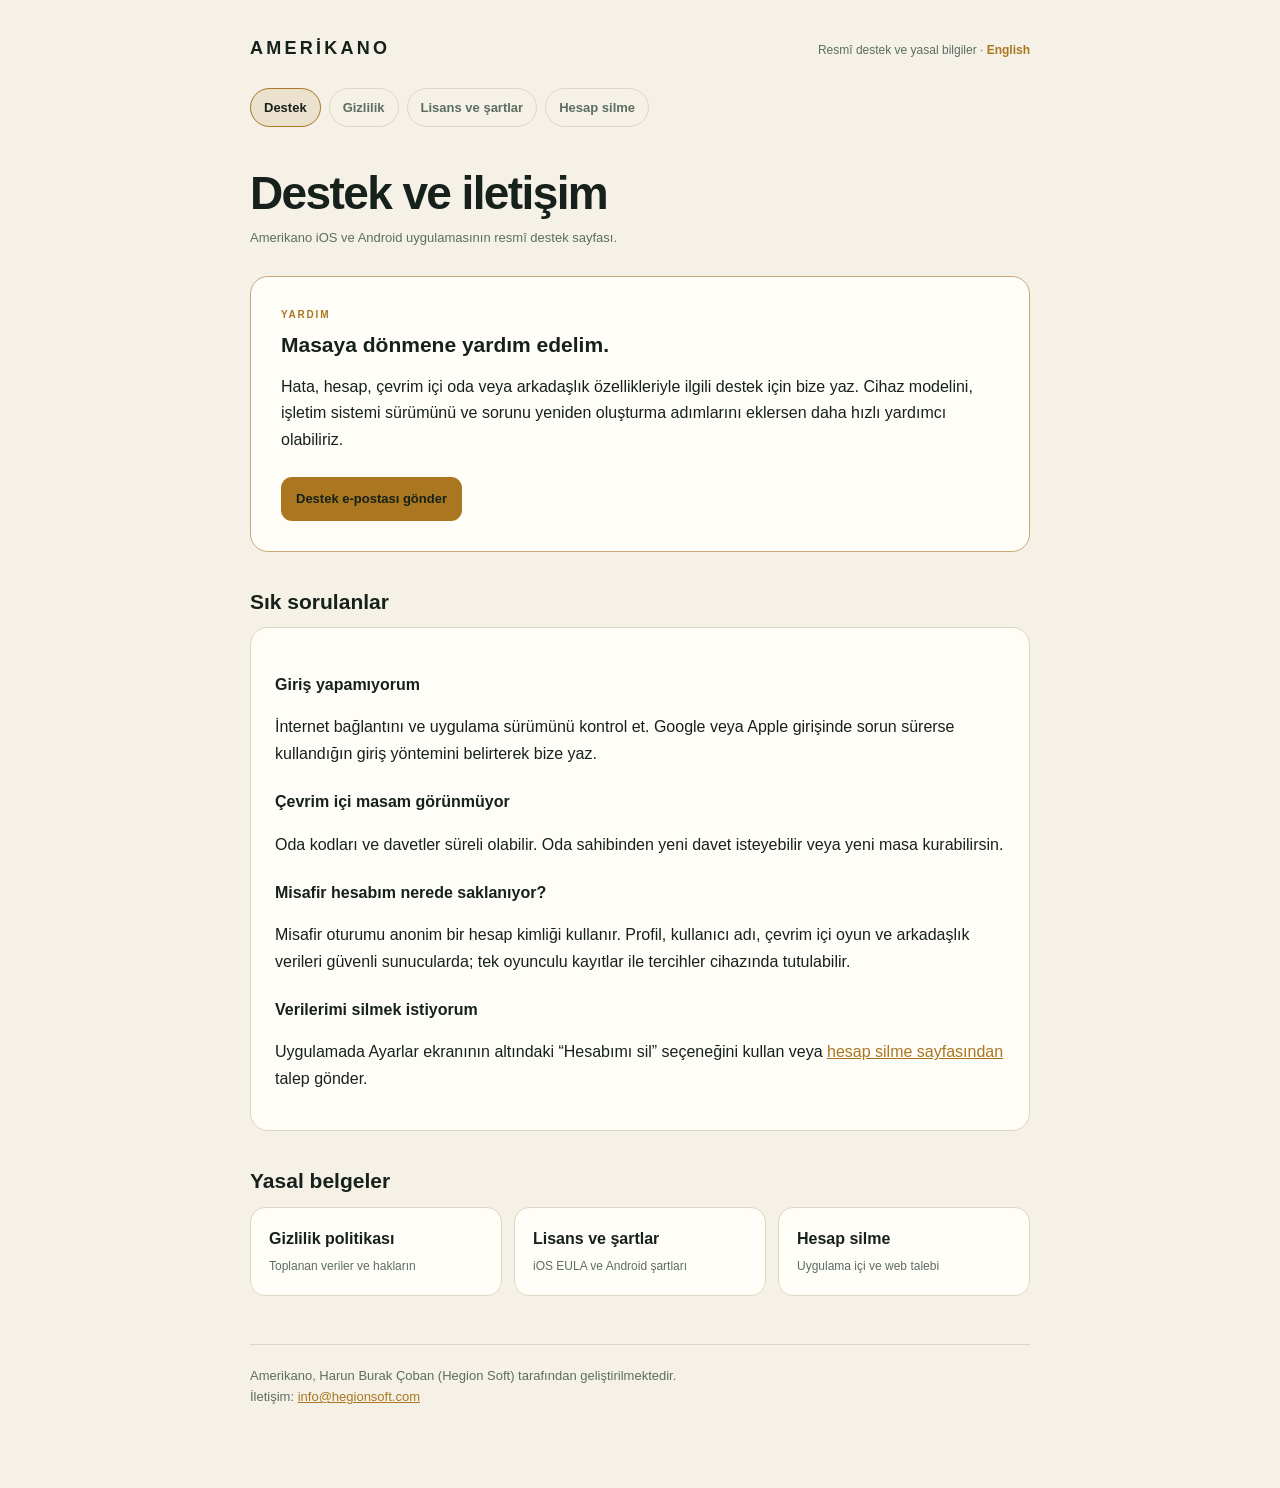
<file: index.html>
<!doctype html>
<html lang="tr">
<head>
<meta charset="utf-8"><meta name="viewport" content="width=device-width, initial-scale=1">
<title>Amerikano — Destek</title><link rel="stylesheet" href="style.css">
<link rel="alternate" hreflang="tr" href="index.html"><link rel="alternate" hreflang="en" href="en/index.html">
</head>
<body><main class="wrap">
<header class="top"><a class="wordmark" href="index.html">AMERİKANO</a><span>Resmî destek ve yasal bilgiler · <a class="lang" href="en/index.html" hreflang="en" lang="en">English</a></span></header>
<nav class="tabs">
  <a class="active" href="index.html">Destek</a>
  <a href="privacy.html">Gizlilik</a>
  <a href="terms.html">Lisans ve şartlar</a>
  <a href="delete-account.html">Hesap silme</a>
</nav>
<h1>Destek ve iletişim</h1>
<p class="updated">Amerikano iOS ve Android uygulamasının resmî destek sayfası.</p>
<section class="hero">
  <p class="kicker">YARDIM</p>
  <h2>Masaya dönmene yardım edelim.</h2>
  <p>Hata, hesap, çevrim içi oda veya arkadaşlık özellikleriyle ilgili destek için bize yaz. Cihaz modelini, işletim sistemi sürümünü ve sorunu yeniden oluşturma adımlarını eklersen daha hızlı yardımcı olabiliriz.</p>
  <a class="button" href="mailto:info@hegionsoft.com?subject=Amerikano%20Destek">Destek e-postası gönder</a>
</section>
<h2>Sık sorulanlar</h2>
<section class="card">
  <h3>Giriş yapamıyorum</h3>
  <p>İnternet bağlantını ve uygulama sürümünü kontrol et. Google veya Apple girişinde sorun sürerse kullandığın giriş yöntemini belirterek bize yaz.</p>
  <h3>Çevrim içi masam görünmüyor</h3>
  <p>Oda kodları ve davetler süreli olabilir. Oda sahibinden yeni davet isteyebilir veya yeni masa kurabilirsin.</p>
  <h3>Misafir hesabım nerede saklanıyor?</h3>
  <p>Misafir oturumu anonim bir hesap kimliği kullanır. Profil, kullanıcı adı, çevrim içi oyun ve arkadaşlık verileri güvenli sunucularda; tek oyunculu kayıtlar ile tercihler cihazında tutulabilir.</p>
  <h3>Verilerimi silmek istiyorum</h3>
  <p>Uygulamada Ayarlar ekranının altındaki “Hesabımı sil” seçeneğini kullan veya <a href="delete-account.html">hesap silme sayfasından</a> talep gönder.</p>
</section>
<h2>Yasal belgeler</h2>
<section class="grid">
  <a class="link-card" href="privacy.html"><strong>Gizlilik politikası</strong><span>Toplanan veriler ve hakların</span></a>
  <a class="link-card" href="terms.html"><strong>Lisans ve şartlar</strong><span>iOS EULA ve Android şartları</span></a>
  <a class="link-card" href="delete-account.html"><strong>Hesap silme</strong><span>Uygulama içi ve web talebi</span></a>
</section>
<footer>Amerikano, Harun Burak Çoban (Hegion Soft) tarafından geliştirilmektedir.<br>İletişim: <a href="mailto:info@hegionsoft.com">info@hegionsoft.com</a></footer>
</main></body></html>
</file>
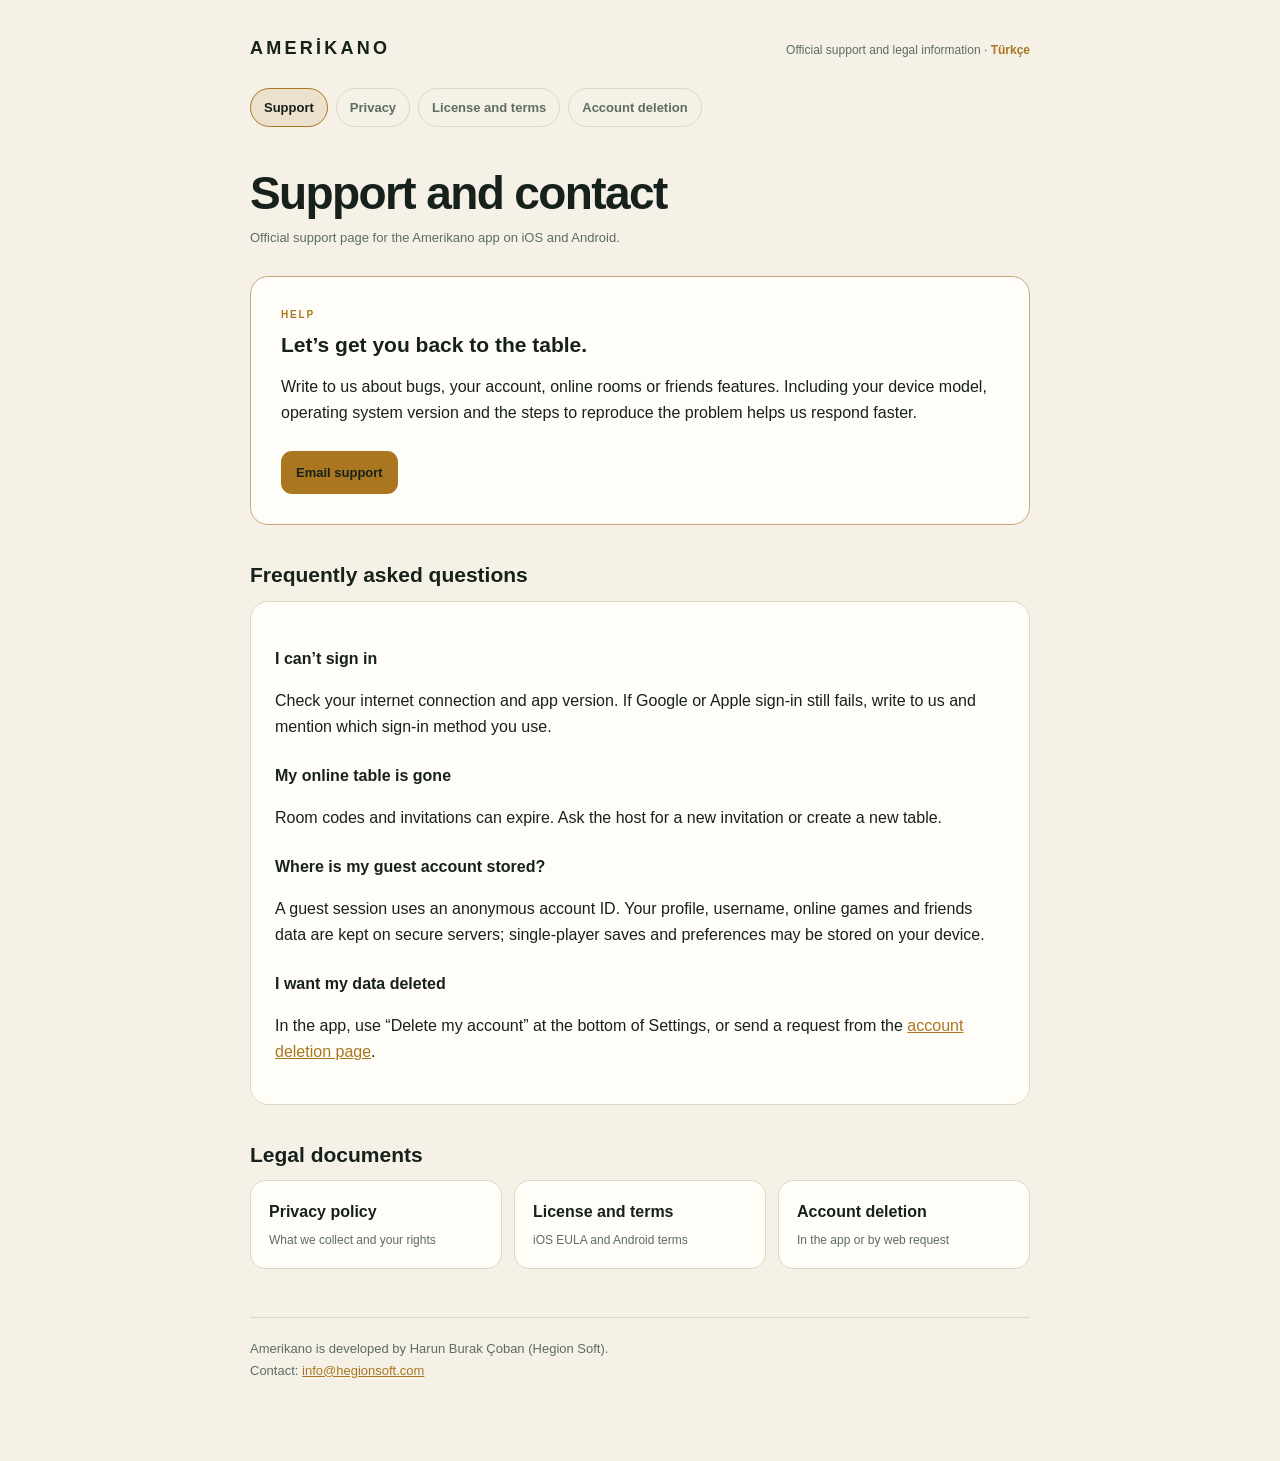
<file: en/index.html>
<!doctype html>
<html lang="en">
<head>
<meta charset="utf-8"><meta name="viewport" content="width=device-width, initial-scale=1">
<title>Amerikano — Support</title><link rel="stylesheet" href="../style.css">
<link rel="alternate" hreflang="tr" href="../index.html"><link rel="alternate" hreflang="en" href="index.html">
</head>
<body><main class="wrap">
<header class="top"><a class="wordmark" href="index.html">AMERİKANO</a><span>Official support and legal information · <a class="lang" href="../index.html" hreflang="tr" lang="tr">Türkçe</a></span></header>
<nav class="tabs">
  <a class="active" href="index.html">Support</a>
  <a href="privacy.html">Privacy</a>
  <a href="terms.html">License and terms</a>
  <a href="delete-account.html">Account deletion</a>
</nav>
<h1>Support and contact</h1>
<p class="updated">Official support page for the Amerikano app on iOS and Android.</p>
<section class="hero">
  <p class="kicker">HELP</p>
  <h2>Let’s get you back to the table.</h2>
  <p>Write to us about bugs, your account, online rooms or friends features. Including your device model, operating system version and the steps to reproduce the problem helps us respond faster.</p>
  <a class="button" href="mailto:info@hegionsoft.com?subject=Amerikano%20Support">Email support</a>
</section>
<h2>Frequently asked questions</h2>
<section class="card">
  <h3>I can’t sign in</h3>
  <p>Check your internet connection and app version. If Google or Apple sign-in still fails, write to us and mention which sign-in method you use.</p>
  <h3>My online table is gone</h3>
  <p>Room codes and invitations can expire. Ask the host for a new invitation or create a new table.</p>
  <h3>Where is my guest account stored?</h3>
  <p>A guest session uses an anonymous account ID. Your profile, username, online games and friends data are kept on secure servers; single-player saves and preferences may be stored on your device.</p>
  <h3>I want my data deleted</h3>
  <p>In the app, use “Delete my account” at the bottom of Settings, or send a request from the <a href="delete-account.html">account deletion page</a>.</p>
</section>
<h2>Legal documents</h2>
<section class="grid">
  <a class="link-card" href="privacy.html"><strong>Privacy policy</strong><span>What we collect and your rights</span></a>
  <a class="link-card" href="terms.html"><strong>License and terms</strong><span>iOS EULA and Android terms</span></a>
  <a class="link-card" href="delete-account.html"><strong>Account deletion</strong><span>In the app or by web request</span></a>
</section>
<footer>Amerikano is developed by Harun Burak Çoban (Hegion Soft).<br>Contact: <a href="mailto:info@hegionsoft.com">info@hegionsoft.com</a></footer>
</main></body></html>
</file>
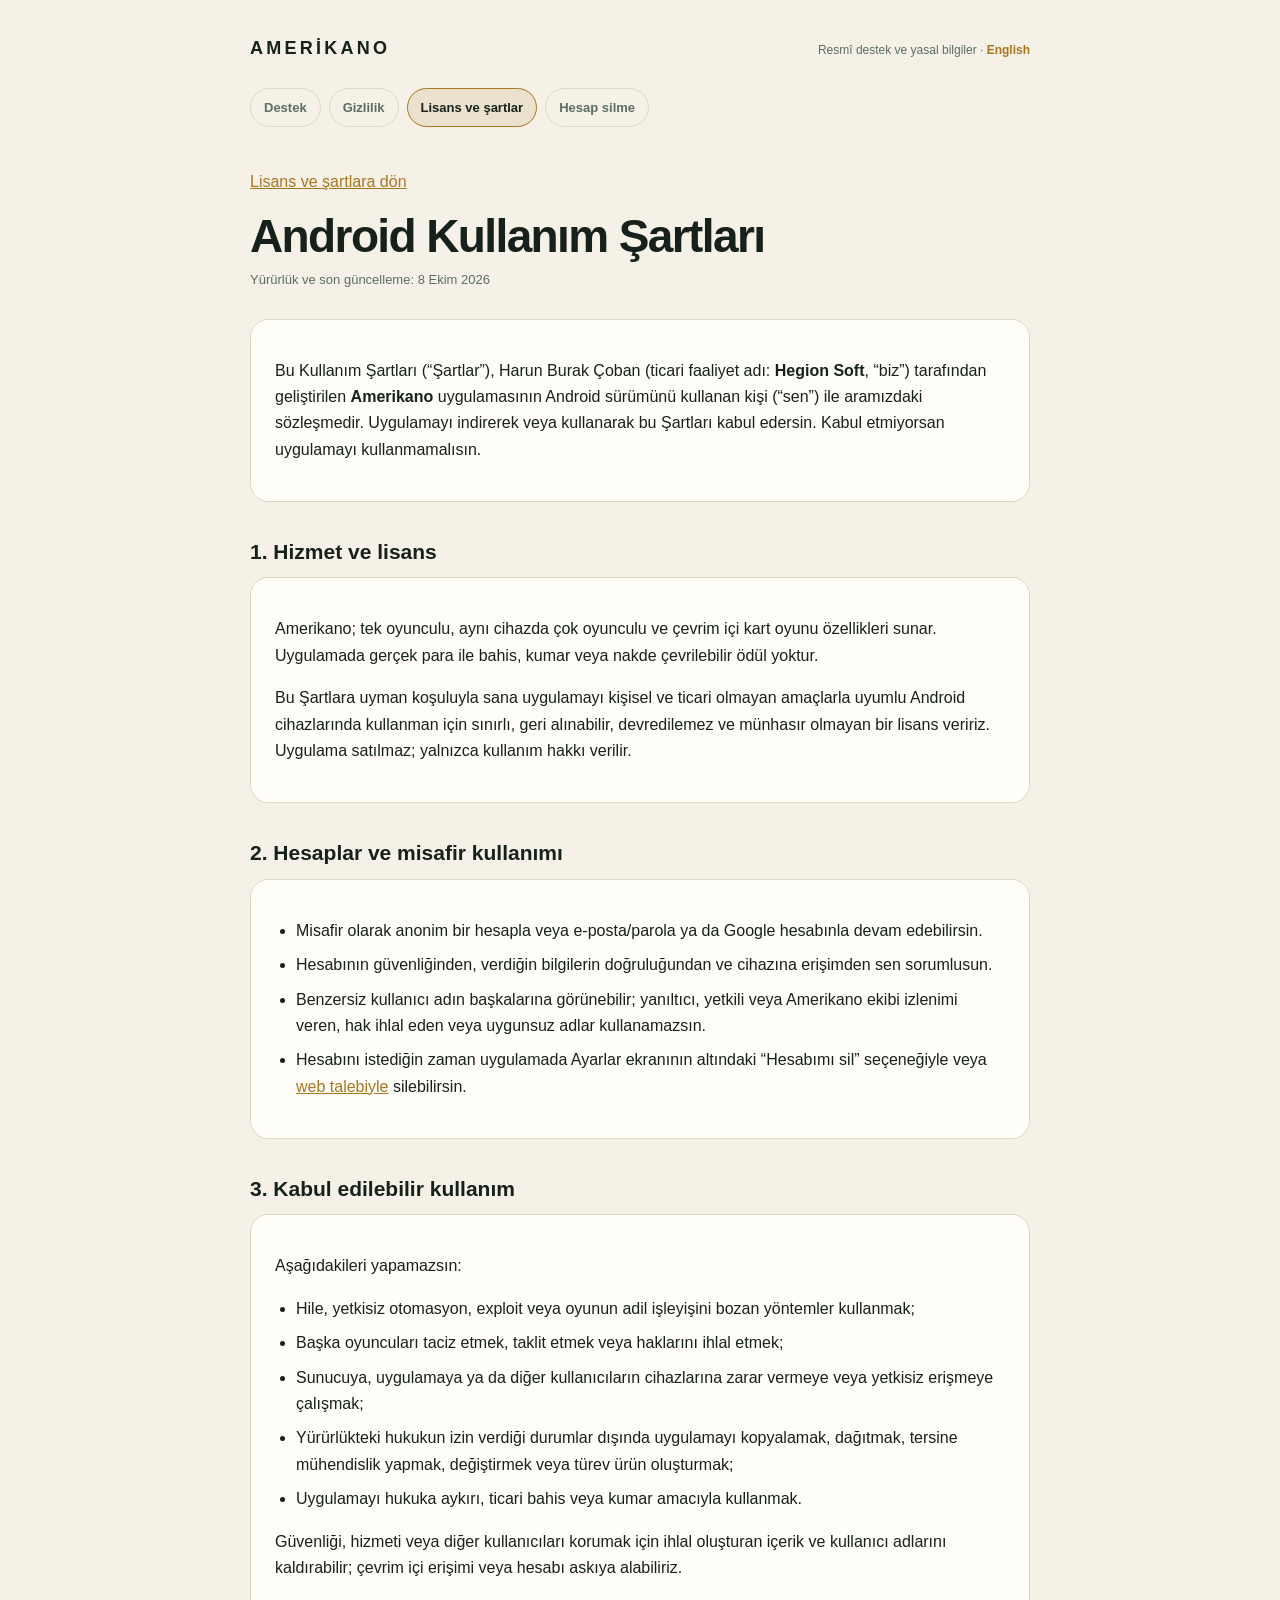
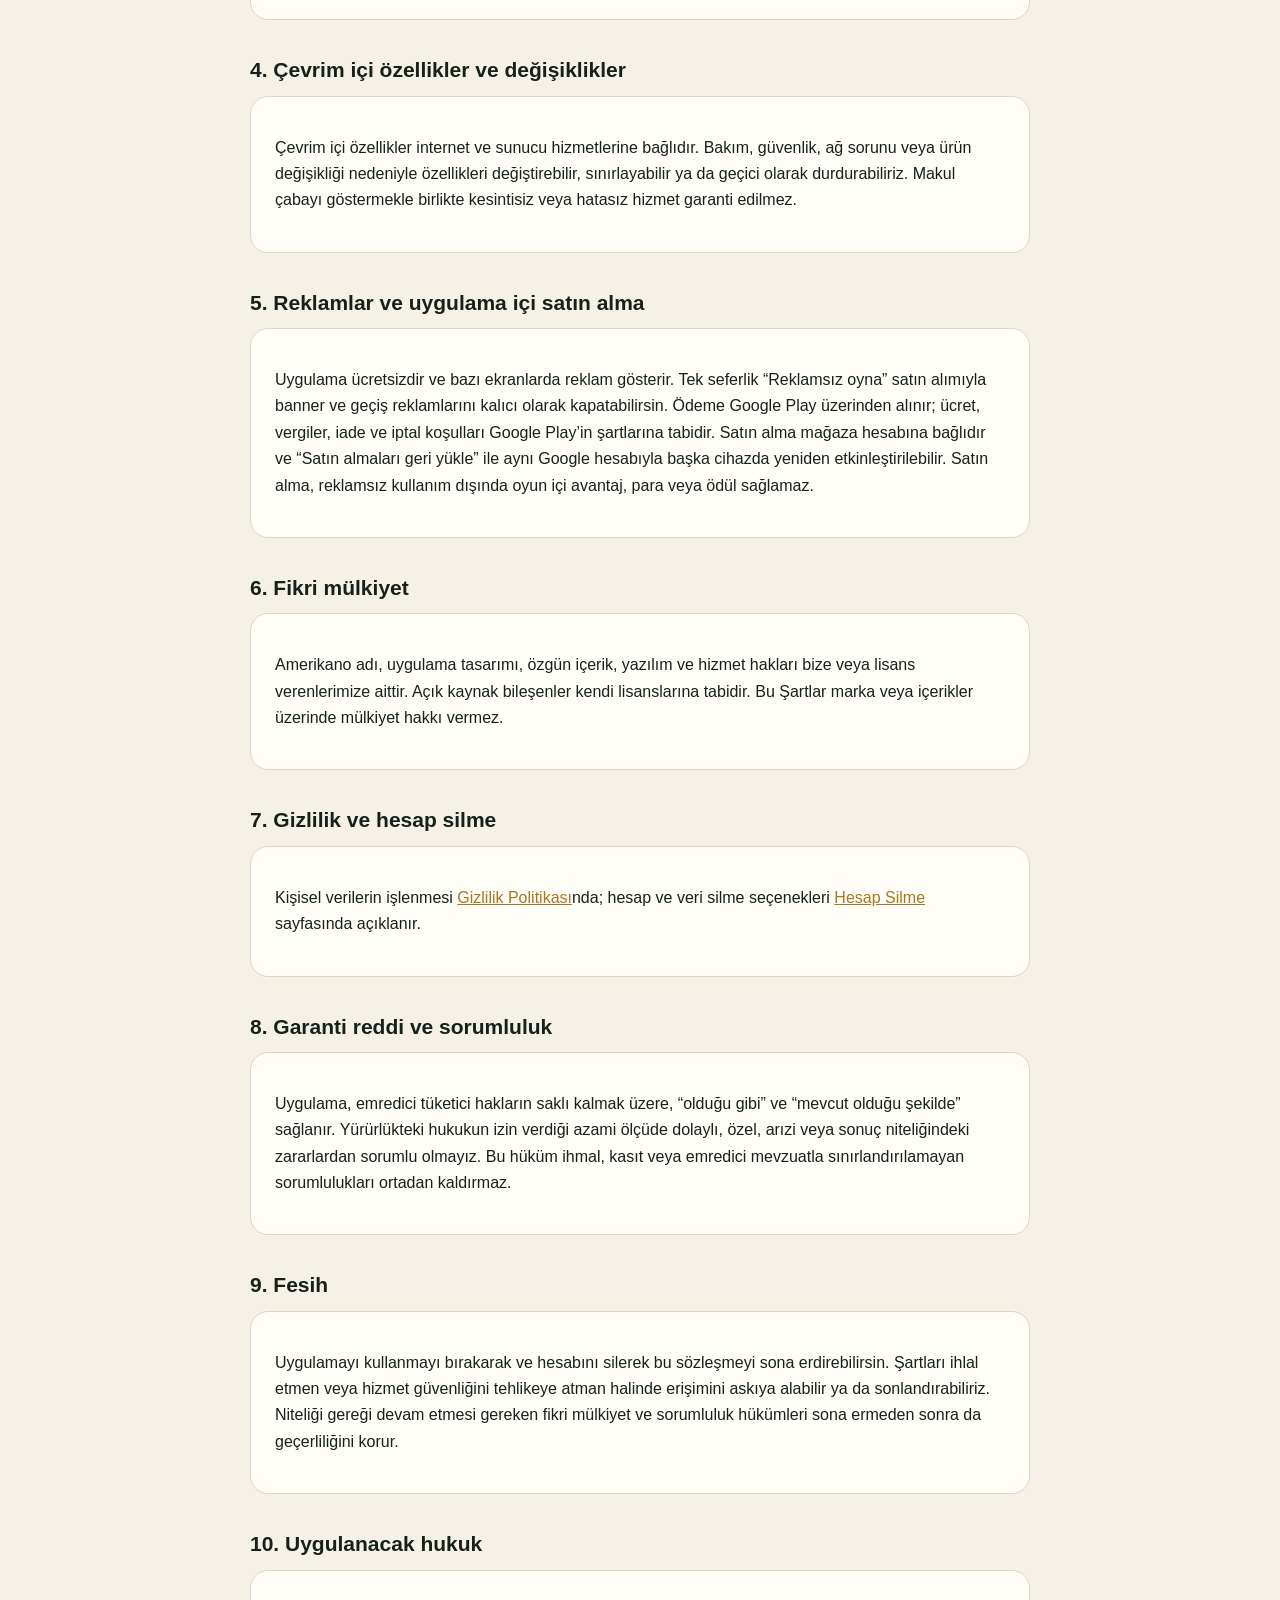
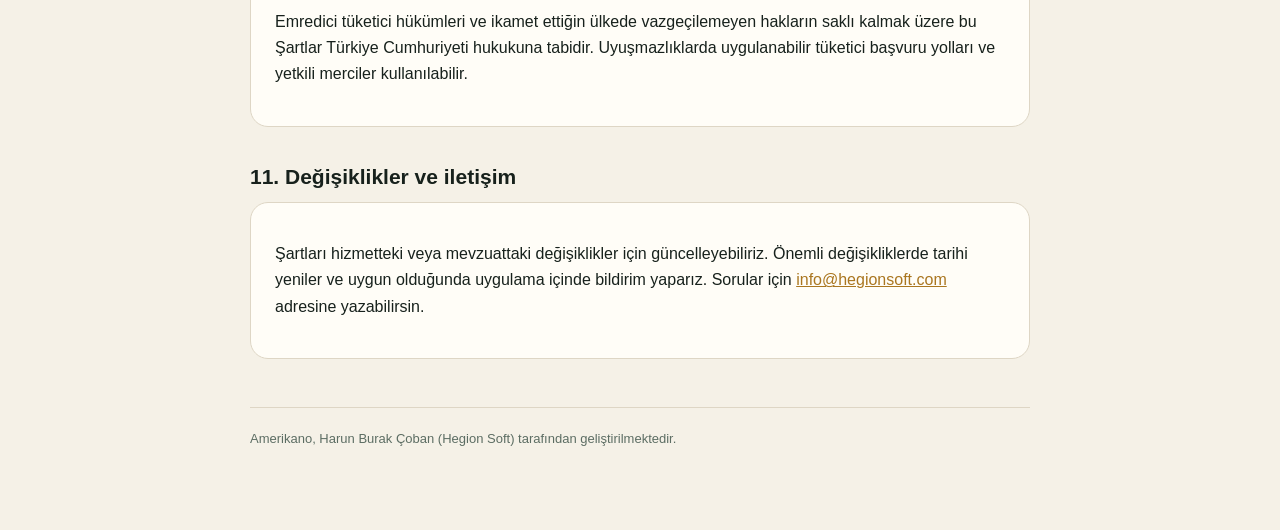
<file: android-terms.html>
<!doctype html>
<html lang="tr">
<head>
<meta charset="utf-8"><meta name="viewport" content="width=device-width, initial-scale=1">
<title>Amerikano — Android Kullanım Şartları</title><link rel="stylesheet" href="style.css">
<link rel="alternate" hreflang="tr" href="android-terms.html"><link rel="alternate" hreflang="en" href="en/android-terms.html">
</head>
<body><main class="wrap">
<header class="top"><a class="wordmark" href="index.html">AMERİKANO</a><span>Resmî destek ve yasal bilgiler · <a class="lang" href="en/android-terms.html" hreflang="en" lang="en">English</a></span></header>
<nav class="tabs">
  <a href="index.html">Destek</a>
  <a href="privacy.html">Gizlilik</a>
  <a class="active" href="terms.html">Lisans ve şartlar</a>
  <a href="delete-account.html">Hesap silme</a>
</nav>
<p><a href="terms.html">Lisans ve şartlara dön</a></p>
<h1>Android Kullanım Şartları</h1>
<p class="updated">Yürürlük ve son güncelleme: 8 Ekim 2026</p>
<section class="card">
  <p>Bu Kullanım Şartları (“Şartlar”), Harun Burak Çoban (ticari faaliyet adı: <strong>Hegion Soft</strong>, “biz”) tarafından geliştirilen <strong>Amerikano</strong> uygulamasının Android sürümünü kullanan kişi (“sen”) ile aramızdaki sözleşmedir. Uygulamayı indirerek veya kullanarak bu Şartları kabul edersin. Kabul etmiyorsan uygulamayı kullanmamalısın.</p>
</section>
<h2>1. Hizmet ve lisans</h2>
<section class="card">
  <p>Amerikano; tek oyunculu, aynı cihazda çok oyunculu ve çevrim içi kart oyunu özellikleri sunar. Uygulamada gerçek para ile bahis, kumar veya nakde çevrilebilir ödül yoktur.</p>
  <p>Bu Şartlara uyman koşuluyla sana uygulamayı kişisel ve ticari olmayan amaçlarla uyumlu Android cihazlarında kullanman için sınırlı, geri alınabilir, devredilemez ve münhasır olmayan bir lisans veririz. Uygulama satılmaz; yalnızca kullanım hakkı verilir.</p>
</section>
<h2>2. Hesaplar ve misafir kullanımı</h2>
<section class="card"><ul>
  <li>Misafir olarak anonim bir hesapla veya e-posta/parola ya da Google hesabınla devam edebilirsin.</li>
  <li>Hesabının güvenliğinden, verdiğin bilgilerin doğruluğundan ve cihazına erişimden sen sorumlusun.</li>
  <li>Benzersiz kullanıcı adın başkalarına görünebilir; yanıltıcı, yetkili veya Amerikano ekibi izlenimi veren, hak ihlal eden veya uygunsuz adlar kullanamazsın.</li>
  <li>Hesabını istediğin zaman uygulamada Ayarlar ekranının altındaki “Hesabımı sil” seçeneğiyle veya <a href="delete-account.html">web talebiyle</a> silebilirsin.</li>
</ul></section>
<h2>3. Kabul edilebilir kullanım</h2>
<section class="card"><p>Aşağıdakileri yapamazsın:</p><ul>
  <li>Hile, yetkisiz otomasyon, exploit veya oyunun adil işleyişini bozan yöntemler kullanmak;</li>
  <li>Başka oyuncuları taciz etmek, taklit etmek veya haklarını ihlal etmek;</li>
  <li>Sunucuya, uygulamaya ya da diğer kullanıcıların cihazlarına zarar vermeye veya yetkisiz erişmeye çalışmak;</li>
  <li>Yürürlükteki hukukun izin verdiği durumlar dışında uygulamayı kopyalamak, dağıtmak, tersine mühendislik yapmak, değiştirmek veya türev ürün oluşturmak;</li>
  <li>Uygulamayı hukuka aykırı, ticari bahis veya kumar amacıyla kullanmak.</li>
</ul><p>Güvenliği, hizmeti veya diğer kullanıcıları korumak için ihlal oluşturan içerik ve kullanıcı adlarını kaldırabilir; çevrim içi erişimi veya hesabı askıya alabiliriz.</p></section>
<h2>4. Çevrim içi özellikler ve değişiklikler</h2>
<section class="card"><p>Çevrim içi özellikler internet ve sunucu hizmetlerine bağlıdır. Bakım, güvenlik, ağ sorunu veya ürün değişikliği nedeniyle özellikleri değiştirebilir, sınırlayabilir ya da geçici olarak durdurabiliriz. Makul çabayı göstermekle birlikte kesintisiz veya hatasız hizmet garanti edilmez.</p></section>
<h2>5. Reklamlar ve uygulama içi satın alma</h2>
<section class="card"><p>Uygulama ücretsizdir ve bazı ekranlarda reklam gösterir. Tek seferlik “Reklamsız oyna” satın alımıyla banner ve geçiş reklamlarını kalıcı olarak kapatabilirsin. Ödeme Google Play üzerinden alınır; ücret, vergiler, iade ve iptal koşulları Google Play’in şartlarına tabidir. Satın alma mağaza hesabına bağlıdır ve “Satın almaları geri yükle” ile aynı Google hesabıyla başka cihazda yeniden etkinleştirilebilir. Satın alma, reklamsız kullanım dışında oyun içi avantaj, para veya ödül sağlamaz.</p></section>
<h2>6. Fikri mülkiyet</h2>
<section class="card"><p>Amerikano adı, uygulama tasarımı, özgün içerik, yazılım ve hizmet hakları bize veya lisans verenlerimize aittir. Açık kaynak bileşenler kendi lisanslarına tabidir. Bu Şartlar marka veya içerikler üzerinde mülkiyet hakkı vermez.</p></section>
<h2>7. Gizlilik ve hesap silme</h2>
<section class="card"><p>Kişisel verilerin işlenmesi <a href="privacy.html">Gizlilik Politikası</a>nda; hesap ve veri silme seçenekleri <a href="delete-account.html">Hesap Silme</a> sayfasında açıklanır.</p></section>
<h2>8. Garanti reddi ve sorumluluk</h2>
<section class="card"><p>Uygulama, emredici tüketici hakların saklı kalmak üzere, “olduğu gibi” ve “mevcut olduğu şekilde” sağlanır. Yürürlükteki hukukun izin verdiği azami ölçüde dolaylı, özel, arızi veya sonuç niteliğindeki zararlardan sorumlu olmayız. Bu hüküm ihmal, kasıt veya emredici mevzuatla sınırlandırılamayan sorumlulukları ortadan kaldırmaz.</p></section>
<h2>9. Fesih</h2>
<section class="card"><p>Uygulamayı kullanmayı bırakarak ve hesabını silerek bu sözleşmeyi sona erdirebilirsin. Şartları ihlal etmen veya hizmet güvenliğini tehlikeye atman halinde erişimini askıya alabilir ya da sonlandırabiliriz. Niteliği gereği devam etmesi gereken fikri mülkiyet ve sorumluluk hükümleri sona ermeden sonra da geçerliliğini korur.</p></section>
<h2>10. Uygulanacak hukuk</h2>
<section class="card"><p>Emredici tüketici hükümleri ve ikamet ettiğin ülkede vazgeçilemeyen hakların saklı kalmak üzere bu Şartlar Türkiye Cumhuriyeti hukukuna tabidir. Uyuşmazlıklarda uygulanabilir tüketici başvuru yolları ve yetkili merciler kullanılabilir.</p></section>
<h2>11. Değişiklikler ve iletişim</h2>
<section class="card"><p>Şartları hizmetteki veya mevzuattaki değişiklikler için güncelleyebiliriz. Önemli değişikliklerde tarihi yeniler ve uygun olduğunda uygulama içinde bildirim yaparız. Sorular için <a href="mailto:info@hegionsoft.com">info@hegionsoft.com</a> adresine yazabilirsin.</p></section>
<footer>Amerikano, Harun Burak Çoban (Hegion Soft) tarafından geliştirilmektedir.</footer>
</main></body></html>
</file>
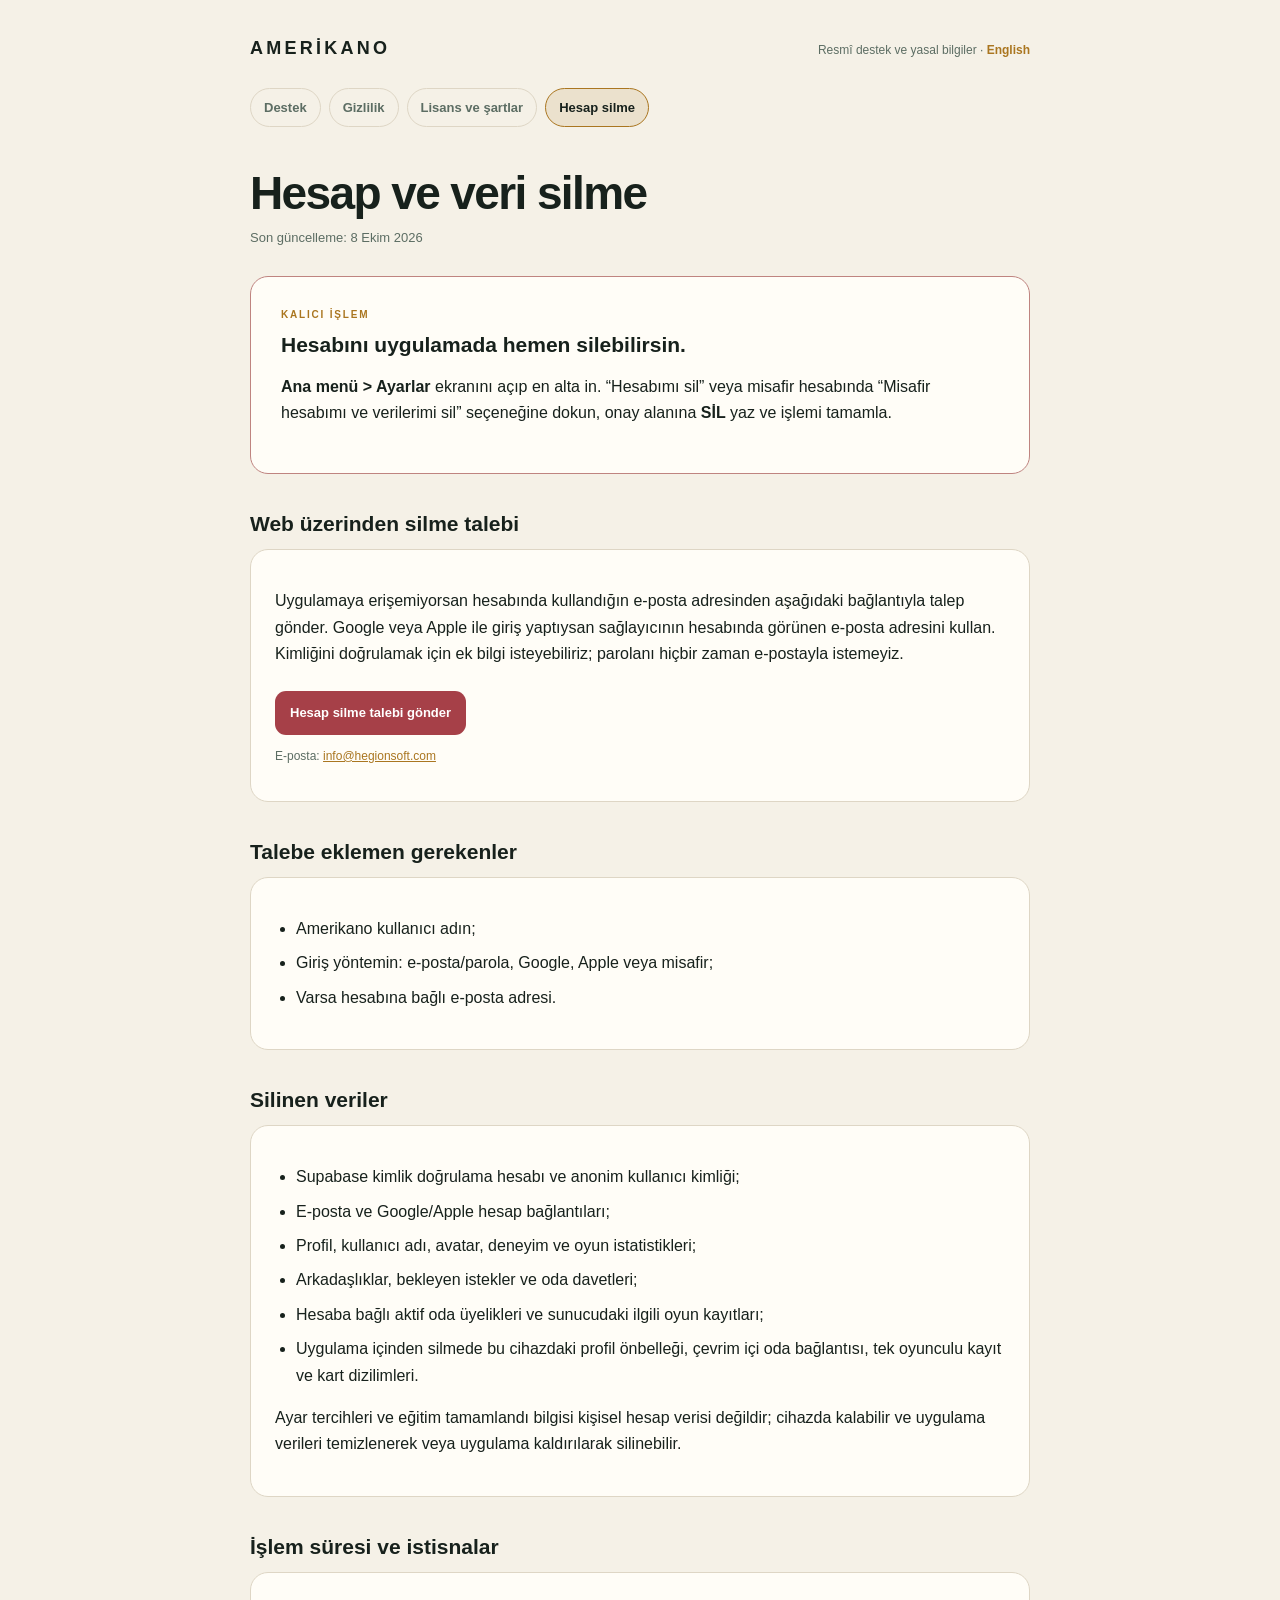
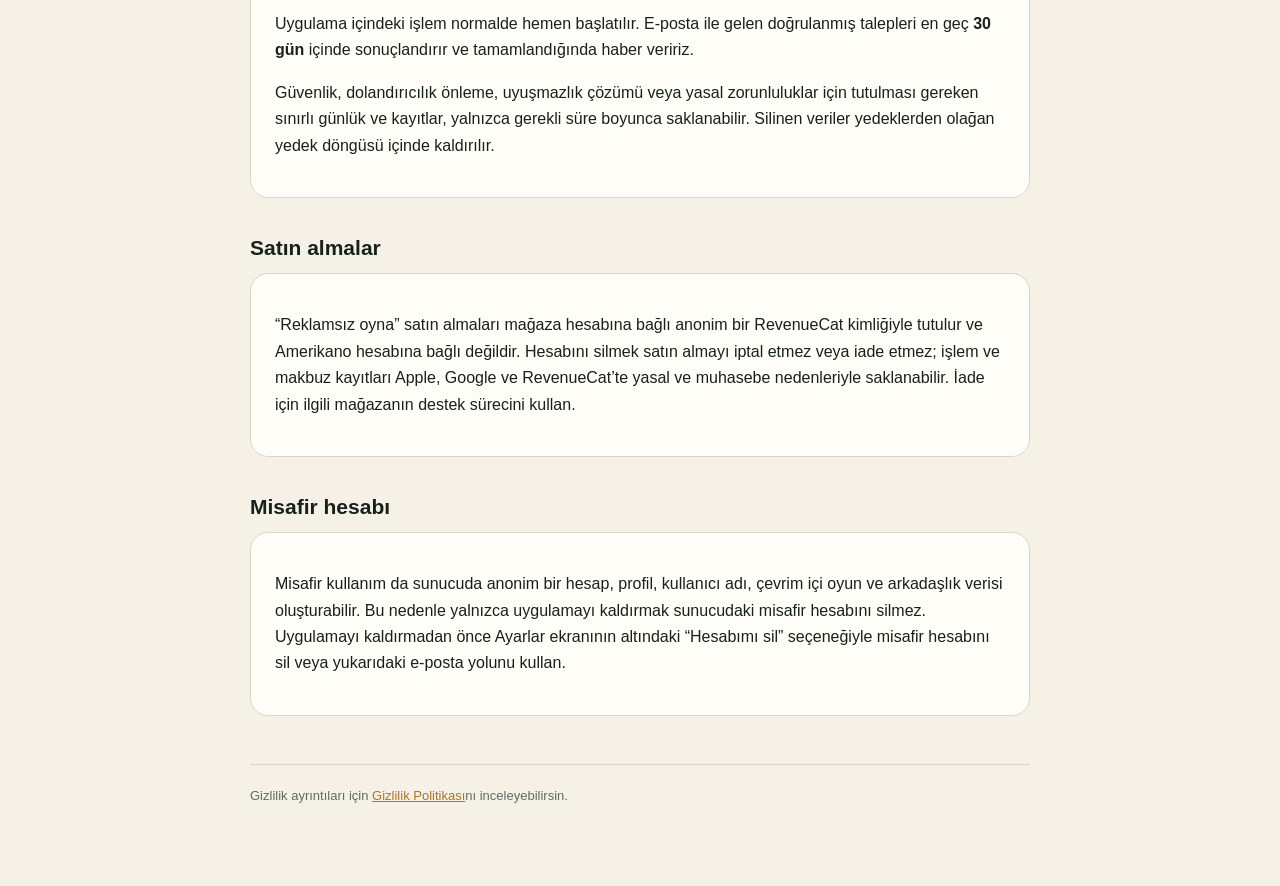
<file: delete-account.html>
<!doctype html>
<html lang="tr">
<head>
<meta charset="utf-8"><meta name="viewport" content="width=device-width, initial-scale=1">
<title>Amerikano — Hesap ve Veri Silme</title><link rel="stylesheet" href="style.css">
<link rel="alternate" hreflang="tr" href="delete-account.html"><link rel="alternate" hreflang="en" href="en/delete-account.html">
</head>
<body><main class="wrap">
<header class="top"><a class="wordmark" href="index.html">AMERİKANO</a><span>Resmî destek ve yasal bilgiler · <a class="lang" href="en/delete-account.html" hreflang="en" lang="en">English</a></span></header>
<nav class="tabs">
  <a href="index.html">Destek</a>
  <a href="privacy.html">Gizlilik</a>
  <a href="terms.html">Lisans ve şartlar</a>
  <a class="active" href="delete-account.html">Hesap silme</a>
</nav>
<h1>Hesap ve veri silme</h1>
<p class="updated">Son güncelleme: 8 Ekim 2026</p>
<section class="hero danger">
  <p class="kicker">KALICI İŞLEM</p>
  <h2>Hesabını uygulamada hemen silebilirsin.</h2>
  <p><strong>Ana menü &gt; Ayarlar</strong> ekranını açıp en alta in. “Hesabımı sil” veya misafir hesabında “Misafir hesabımı ve verilerimi sil” seçeneğine dokun, onay alanına <strong>SİL</strong> yaz ve işlemi tamamla.</p>
</section>
<h2>Web üzerinden silme talebi</h2>
<section class="card">
  <p>Uygulamaya erişemiyorsan hesabında kullandığın e-posta adresinden aşağıdaki bağlantıyla talep gönder. Google veya Apple ile giriş yaptıysan sağlayıcının hesabında görünen e-posta adresini kullan. Kimliğini doğrulamak için ek bilgi isteyebiliriz; parolanı hiçbir zaman e-postayla istemeyiz.</p>
  <a class="button danger-button" href="mailto:info@hegionsoft.com?subject=Amerikano%20Hesap%20Silme%20Talebi&body=Kullan%C4%B1c%C4%B1%20ad%C4%B1m%3A%0AGiri%C5%9F%20y%C3%B6ntemim%3A%0AKay%C4%B1tl%C4%B1%20e-posta%3A">Hesap silme talebi gönder</a>
  <p class="small">E-posta: <a href="mailto:info@hegionsoft.com">info@hegionsoft.com</a></p>
</section>
<h2>Talebe eklemen gerekenler</h2>
<section class="card"><ul>
  <li>Amerikano kullanıcı adın;</li>
  <li>Giriş yöntemin: e-posta/parola, Google, Apple veya misafir;</li>
  <li>Varsa hesabına bağlı e-posta adresi.</li>
</ul></section>
<h2>Silinen veriler</h2>
<section class="card"><ul>
  <li>Supabase kimlik doğrulama hesabı ve anonim kullanıcı kimliği;</li>
  <li>E-posta ve Google/Apple hesap bağlantıları;</li>
  <li>Profil, kullanıcı adı, avatar, deneyim ve oyun istatistikleri;</li>
  <li>Arkadaşlıklar, bekleyen istekler ve oda davetleri;</li>
  <li>Hesaba bağlı aktif oda üyelikleri ve sunucudaki ilgili oyun kayıtları;</li>
  <li>Uygulama içinden silmede bu cihazdaki profil önbelleği, çevrim içi oda bağlantısı, tek oyunculu kayıt ve kart dizilimleri.</li>
</ul><p>Ayar tercihleri ve eğitim tamamlandı bilgisi kişisel hesap verisi değildir; cihazda kalabilir ve uygulama verileri temizlenerek veya uygulama kaldırılarak silinebilir.</p></section>
<h2>İşlem süresi ve istisnalar</h2>
<section class="card">
  <p>Uygulama içindeki işlem normalde hemen başlatılır. E-posta ile gelen doğrulanmış talepleri en geç <strong>30 gün</strong> içinde sonuçlandırır ve tamamlandığında haber veririz.</p>
  <p>Güvenlik, dolandırıcılık önleme, uyuşmazlık çözümü veya yasal zorunluluklar için tutulması gereken sınırlı günlük ve kayıtlar, yalnızca gerekli süre boyunca saklanabilir. Silinen veriler yedeklerden olağan yedek döngüsü içinde kaldırılır.</p>
</section>
<h2>Satın almalar</h2>
<section class="card"><p>“Reklamsız oyna” satın almaları mağaza hesabına bağlı anonim bir RevenueCat kimliğiyle tutulur ve Amerikano hesabına bağlı değildir. Hesabını silmek satın almayı iptal etmez veya iade etmez; işlem ve makbuz kayıtları Apple, Google ve RevenueCat’te yasal ve muhasebe nedenleriyle saklanabilir. İade için ilgili mağazanın destek sürecini kullan.</p></section>
<h2>Misafir hesabı</h2>
<section class="card"><p>Misafir kullanım da sunucuda anonim bir hesap, profil, kullanıcı adı, çevrim içi oyun ve arkadaşlık verisi oluşturabilir. Bu nedenle yalnızca uygulamayı kaldırmak sunucudaki misafir hesabını silmez. Uygulamayı kaldırmadan önce Ayarlar ekranının altındaki “Hesabımı sil” seçeneğiyle misafir hesabını sil veya yukarıdaki e-posta yolunu kullan.</p></section>
<footer>Gizlilik ayrıntıları için <a href="privacy.html">Gizlilik Politikası</a>nı inceleyebilirsin.</footer>
</main></body></html>
</file>
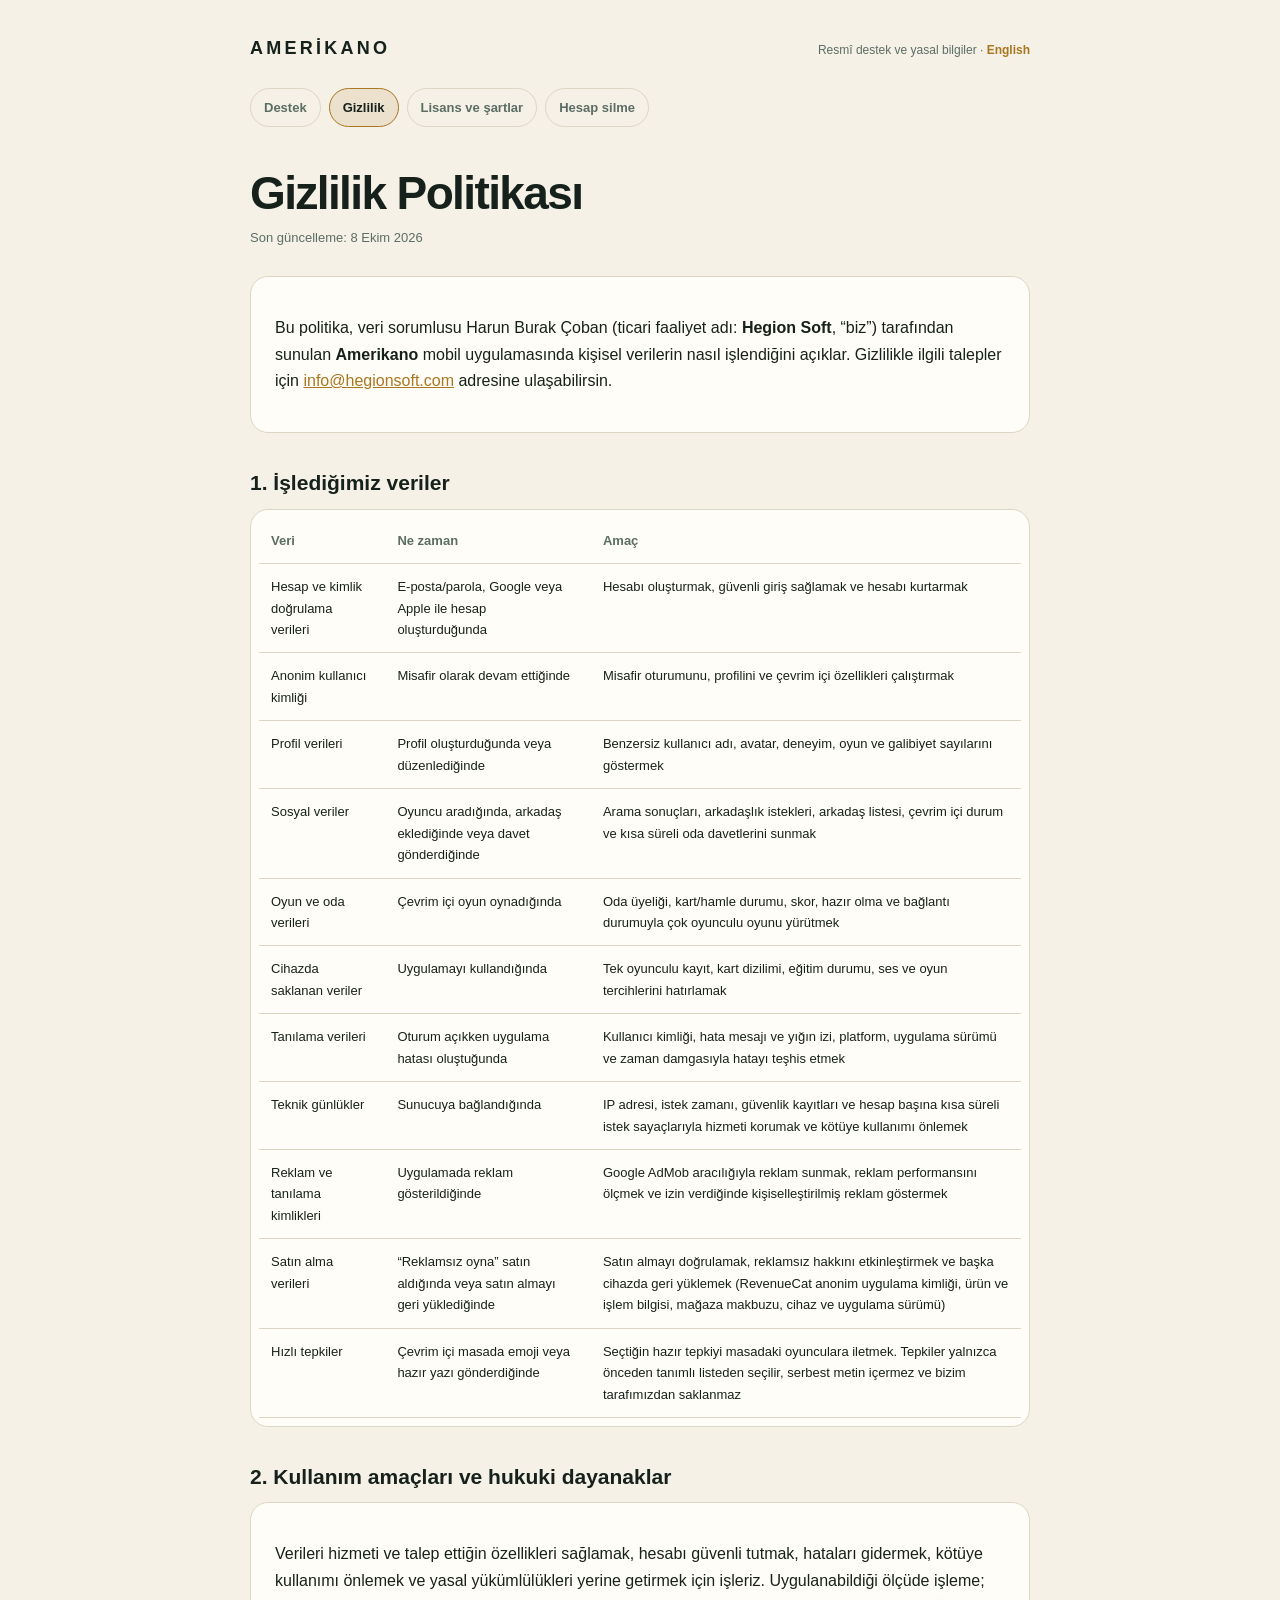
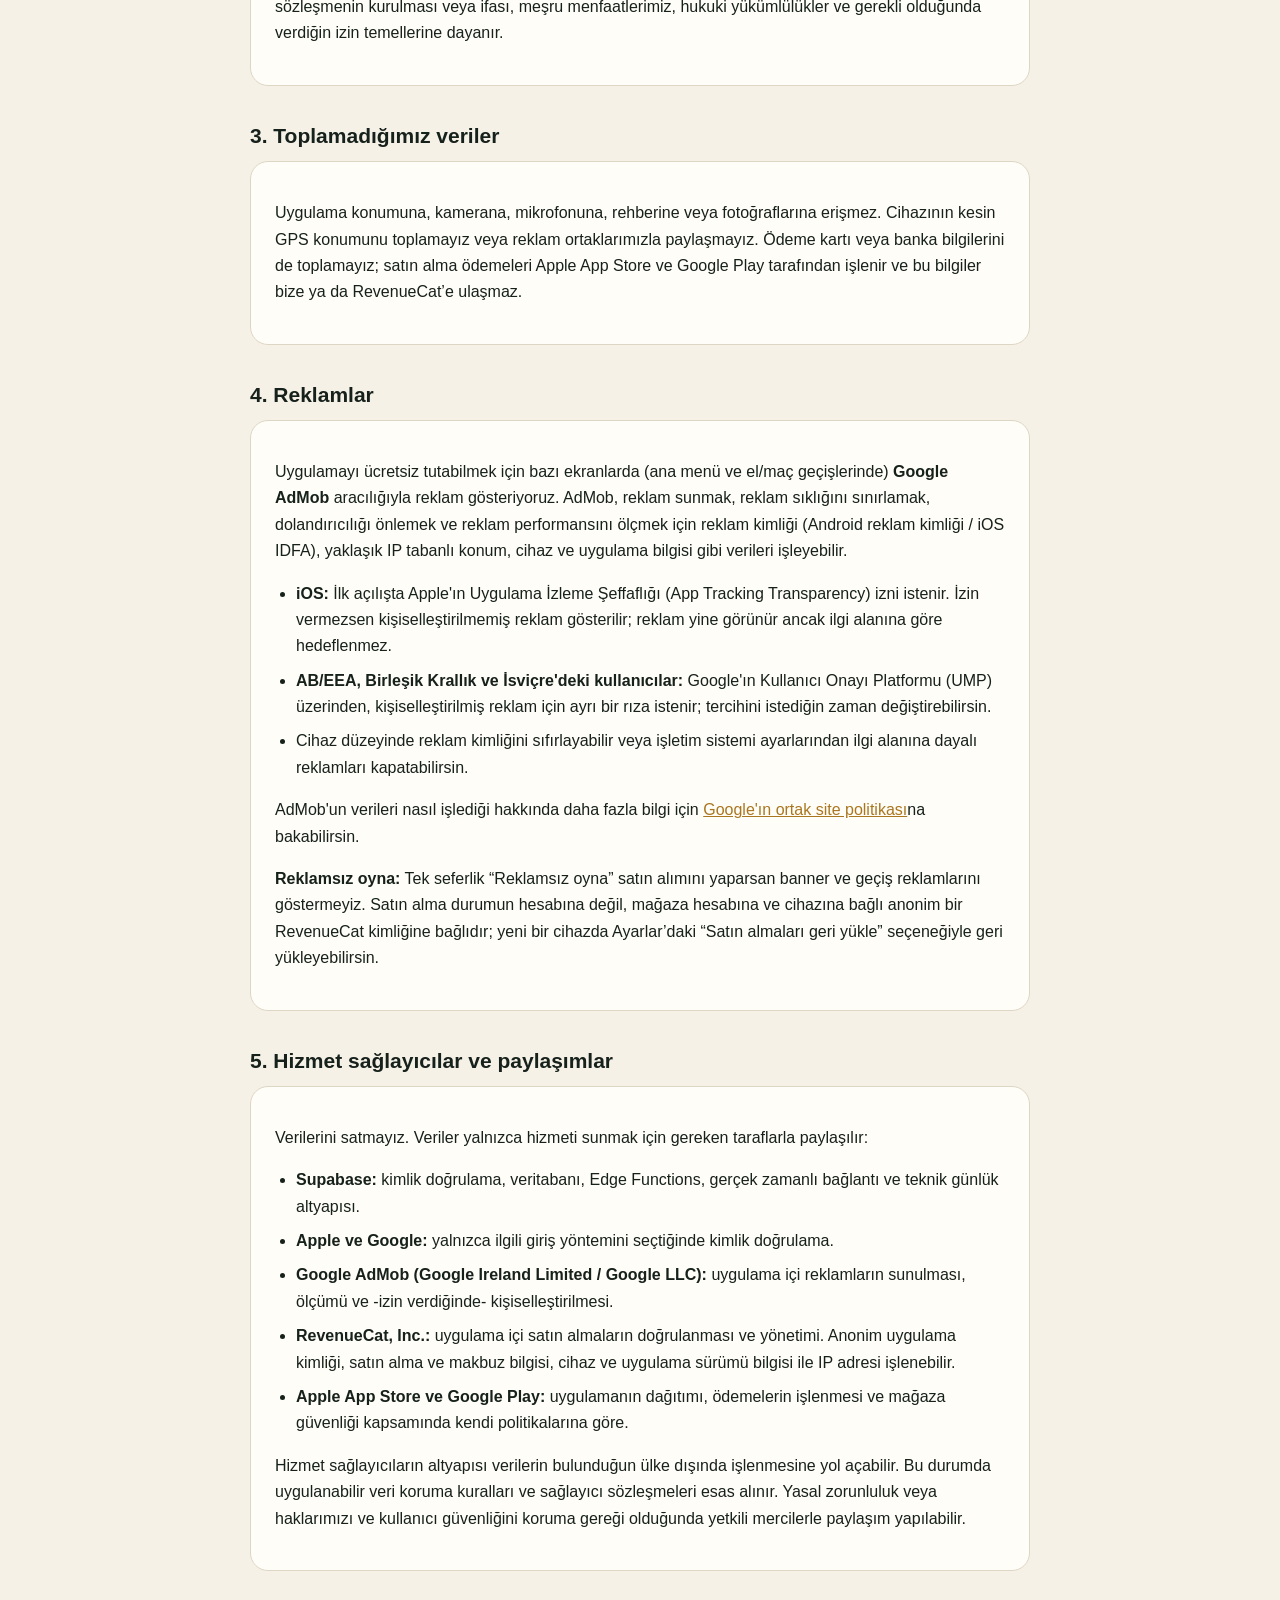
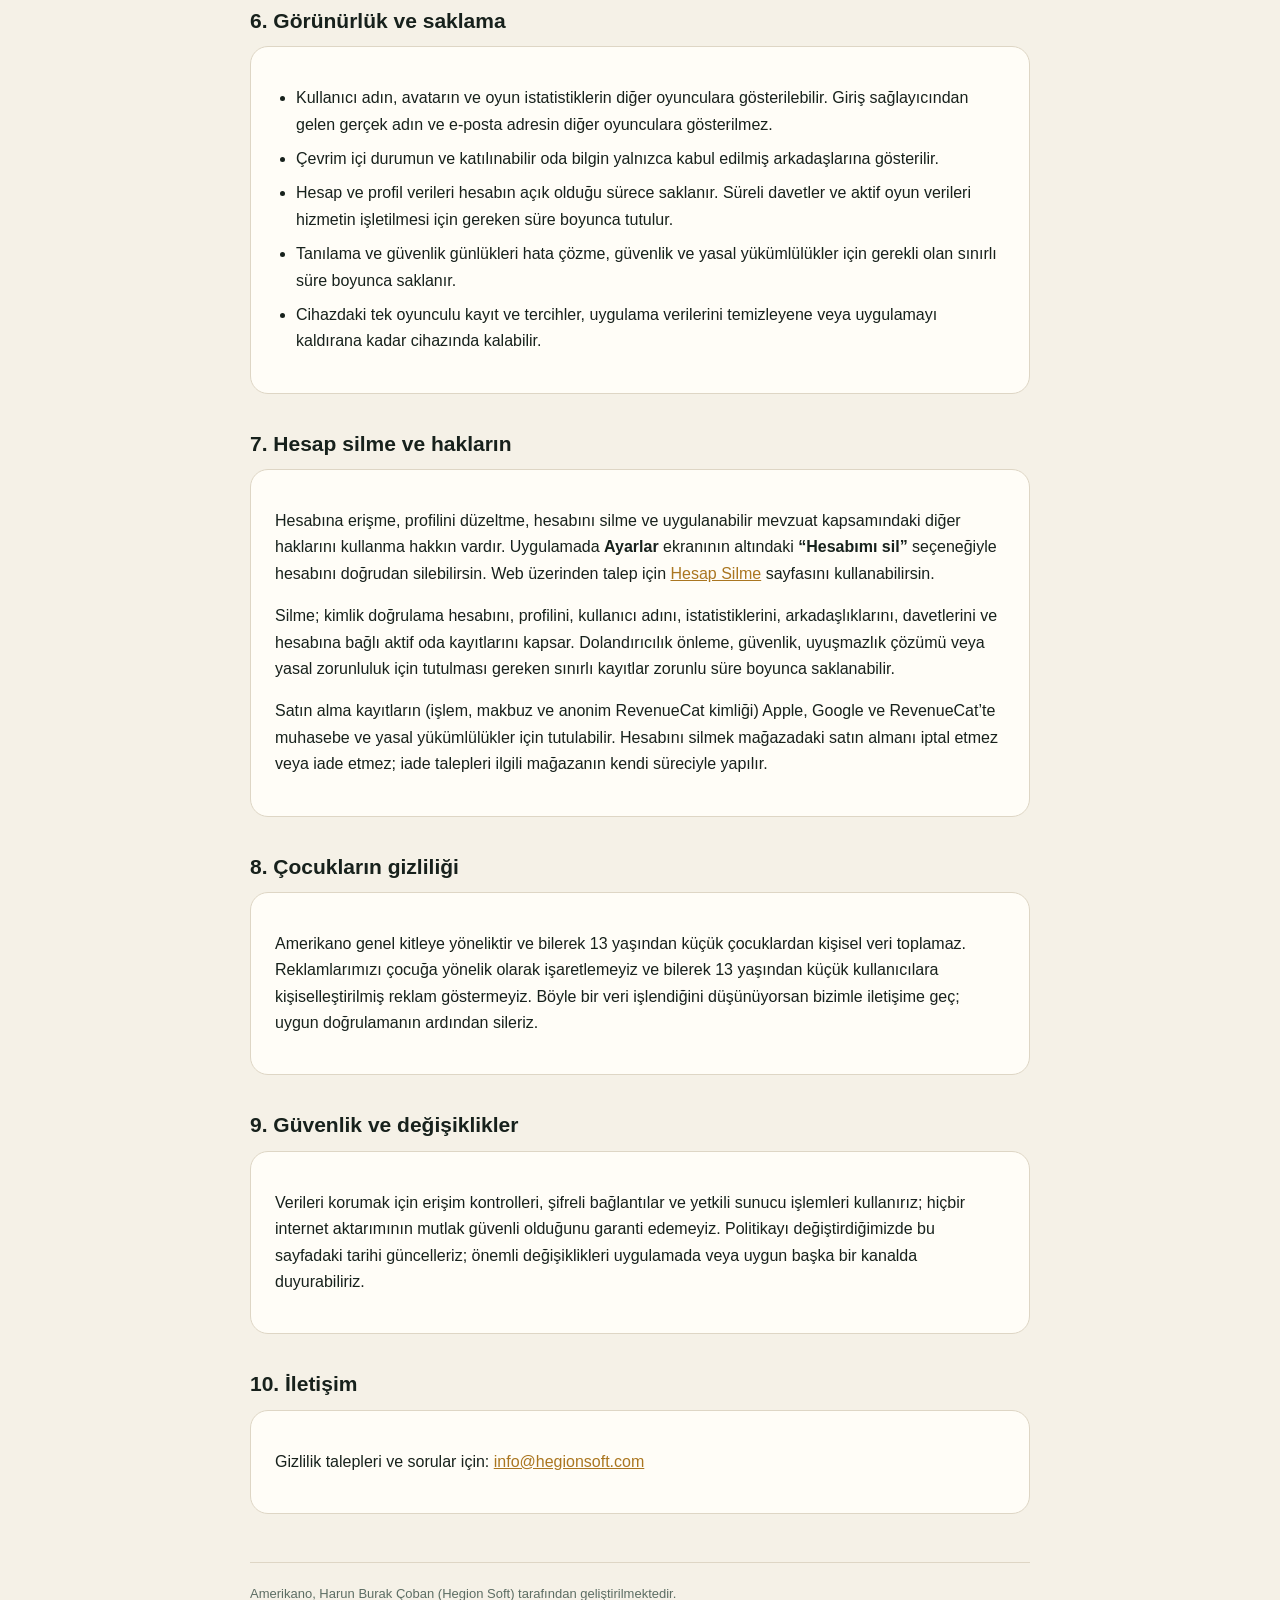
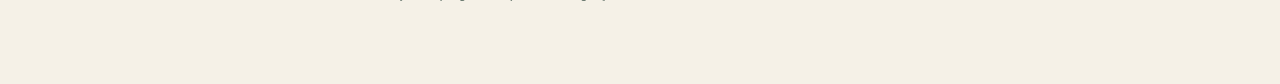
<file: privacy.html>
<!doctype html>
<html lang="tr">
<head>
<meta charset="utf-8"><meta name="viewport" content="width=device-width, initial-scale=1">
<title>Amerikano — Gizlilik Politikası</title><link rel="stylesheet" href="style.css">
<link rel="alternate" hreflang="tr" href="privacy.html"><link rel="alternate" hreflang="en" href="en/privacy.html">
</head>
<body><main class="wrap">
<header class="top"><a class="wordmark" href="index.html">AMERİKANO</a><span>Resmî destek ve yasal bilgiler · <a class="lang" href="en/privacy.html" hreflang="en" lang="en">English</a></span></header>
<nav class="tabs">
  <a href="index.html">Destek</a>
  <a class="active" href="privacy.html">Gizlilik</a>
  <a href="terms.html">Lisans ve şartlar</a>
  <a href="delete-account.html">Hesap silme</a>
</nav>
<h1>Gizlilik Politikası</h1>
<p class="updated">Son güncelleme: 8 Ekim 2026</p>
<section class="card">
  <p>Bu politika, veri sorumlusu Harun Burak Çoban (ticari faaliyet adı: <strong>Hegion Soft</strong>, “biz”) tarafından sunulan <strong>Amerikano</strong> mobil uygulamasında kişisel verilerin nasıl işlendiğini açıklar. Gizlilikle ilgili talepler için <a href="mailto:info@hegionsoft.com">info@hegionsoft.com</a> adresine ulaşabilirsin.</p>
</section>
<h2>1. İşlediğimiz veriler</h2>
<section class="card table-wrap"><table>
  <thead><tr><th>Veri</th><th>Ne zaman</th><th>Amaç</th></tr></thead>
  <tbody>
    <tr><td>Hesap ve kimlik doğrulama verileri</td><td>E-posta/parola, Google veya Apple ile hesap oluşturduğunda</td><td>Hesabı oluşturmak, güvenli giriş sağlamak ve hesabı kurtarmak</td></tr>
    <tr><td>Anonim kullanıcı kimliği</td><td>Misafir olarak devam ettiğinde</td><td>Misafir oturumunu, profilini ve çevrim içi özellikleri çalıştırmak</td></tr>
    <tr><td>Profil verileri</td><td>Profil oluşturduğunda veya düzenlediğinde</td><td>Benzersiz kullanıcı adı, avatar, deneyim, oyun ve galibiyet sayılarını göstermek</td></tr>
    <tr><td>Sosyal veriler</td><td>Oyuncu aradığında, arkadaş eklediğinde veya davet gönderdiğinde</td><td>Arama sonuçları, arkadaşlık istekleri, arkadaş listesi, çevrim içi durum ve kısa süreli oda davetlerini sunmak</td></tr>
    <tr><td>Oyun ve oda verileri</td><td>Çevrim içi oyun oynadığında</td><td>Oda üyeliği, kart/hamle durumu, skor, hazır olma ve bağlantı durumuyla çok oyunculu oyunu yürütmek</td></tr>
    <tr><td>Cihazda saklanan veriler</td><td>Uygulamayı kullandığında</td><td>Tek oyunculu kayıt, kart dizilimi, eğitim durumu, ses ve oyun tercihlerini hatırlamak</td></tr>
    <tr><td>Tanılama verileri</td><td>Oturum açıkken uygulama hatası oluştuğunda</td><td>Kullanıcı kimliği, hata mesajı ve yığın izi, platform, uygulama sürümü ve zaman damgasıyla hatayı teşhis etmek</td></tr>
    <tr><td>Teknik günlükler</td><td>Sunucuya bağlandığında</td><td>IP adresi, istek zamanı, güvenlik kayıtları ve hesap başına kısa süreli istek sayaçlarıyla hizmeti korumak ve kötüye kullanımı önlemek</td></tr>
    <tr><td>Reklam ve tanılama kimlikleri</td><td>Uygulamada reklam gösterildiğinde</td><td>Google AdMob aracılığıyla reklam sunmak, reklam performansını ölçmek ve izin verdiğinde kişiselleştirilmiş reklam göstermek</td></tr>
    <tr><td>Satın alma verileri</td><td>“Reklamsız oyna” satın aldığında veya satın almayı geri yüklediğinde</td><td>Satın almayı doğrulamak, reklamsız hakkını etkinleştirmek ve başka cihazda geri yüklemek (RevenueCat anonim uygulama kimliği, ürün ve işlem bilgisi, mağaza makbuzu, cihaz ve uygulama sürümü)</td></tr>
    <tr><td>Hızlı tepkiler</td><td>Çevrim içi masada emoji veya hazır yazı gönderdiğinde</td><td>Seçtiğin hazır tepkiyi masadaki oyunculara iletmek. Tepkiler yalnızca önceden tanımlı listeden seçilir, serbest metin içermez ve bizim tarafımızdan saklanmaz</td></tr>
  </tbody>
</table></section>
<h2>2. Kullanım amaçları ve hukuki dayanaklar</h2>
<section class="card">
  <p>Verileri hizmeti ve talep ettiğin özellikleri sağlamak, hesabı güvenli tutmak, hataları gidermek, kötüye kullanımı önlemek ve yasal yükümlülükleri yerine getirmek için işleriz. Uygulanabildiği ölçüde işleme; sözleşmenin kurulması veya ifası, meşru menfaatlerimiz, hukuki yükümlülükler ve gerekli olduğunda verdiğin izin temellerine dayanır.</p>
</section>
<h2>3. Toplamadığımız veriler</h2>
<section class="card">
  <p>Uygulama konumuna, kamerana, mikrofonuna, rehberine veya fotoğraflarına erişmez. Cihazının kesin GPS konumunu toplamayız veya reklam ortaklarımızla paylaşmayız. Ödeme kartı veya banka bilgilerini de toplamayız; satın alma ödemeleri Apple App Store ve Google Play tarafından işlenir ve bu bilgiler bize ya da RevenueCat’e ulaşmaz.</p>
</section>
<h2>4. Reklamlar</h2>
<section class="card">
  <p>Uygulamayı ücretsiz tutabilmek için bazı ekranlarda (ana menü ve el/maç geçişlerinde) <strong>Google AdMob</strong> aracılığıyla reklam gösteriyoruz. AdMob, reklam sunmak, reklam sıklığını sınırlamak, dolandırıcılığı önlemek ve reklam performansını ölçmek için reklam kimliği (Android reklam kimliği / iOS IDFA), yaklaşık IP tabanlı konum, cihaz ve uygulama bilgisi gibi verileri işleyebilir.</p>
  <ul>
    <li><strong>iOS:</strong> İlk açılışta Apple'ın Uygulama İzleme Şeffaflığı (App Tracking Transparency) izni istenir. İzin vermezsen kişiselleştirilmemiş reklam gösterilir; reklam yine görünür ancak ilgi alanına göre hedeflenmez.</li>
    <li><strong>AB/EEA, Birleşik Krallık ve İsviçre'deki kullanıcılar:</strong> Google'ın Kullanıcı Onayı Platformu (UMP) üzerinden, kişiselleştirilmiş reklam için ayrı bir rıza istenir; tercihini istediğin zaman değiştirebilirsin.</li>
    <li>Cihaz düzeyinde reklam kimliğini sıfırlayabilir veya işletim sistemi ayarlarından ilgi alanına dayalı reklamları kapatabilirsin.</li>
  </ul>
  <p>AdMob'un verileri nasıl işlediği hakkında daha fazla bilgi için <a href="https://policies.google.com/technologies/partner-sites" target="_blank" rel="noopener">Google'ın ortak site politikası</a>na bakabilirsin.</p>
  <p><strong>Reklamsız oyna:</strong> Tek seferlik “Reklamsız oyna” satın alımını yaparsan banner ve geçiş reklamlarını göstermeyiz. Satın alma durumun hesabına değil, mağaza hesabına ve cihazına bağlı anonim bir RevenueCat kimliğine bağlıdır; yeni bir cihazda Ayarlar’daki “Satın almaları geri yükle” seçeneğiyle geri yükleyebilirsin.</p>
</section>
<h2>5. Hizmet sağlayıcılar ve paylaşımlar</h2>
<section class="card">
  <p>Verilerini satmayız. Veriler yalnızca hizmeti sunmak için gereken taraflarla paylaşılır:</p>
  <ul>
    <li><strong>Supabase:</strong> kimlik doğrulama, veritabanı, Edge Functions, gerçek zamanlı bağlantı ve teknik günlük altyapısı.</li>
    <li><strong>Apple ve Google:</strong> yalnızca ilgili giriş yöntemini seçtiğinde kimlik doğrulama.</li>
    <li><strong>Google AdMob (Google Ireland Limited / Google LLC):</strong> uygulama içi reklamların sunulması, ölçümü ve -izin verdiğinde- kişiselleştirilmesi.</li>
    <li><strong>RevenueCat, Inc.:</strong> uygulama içi satın almaların doğrulanması ve yönetimi. Anonim uygulama kimliği, satın alma ve makbuz bilgisi, cihaz ve uygulama sürümü bilgisi ile IP adresi işlenebilir.</li>
    <li><strong>Apple App Store ve Google Play:</strong> uygulamanın dağıtımı, ödemelerin işlenmesi ve mağaza güvenliği kapsamında kendi politikalarına göre.</li>
  </ul>
  <p>Hizmet sağlayıcıların altyapısı verilerin bulunduğun ülke dışında işlenmesine yol açabilir. Bu durumda uygulanabilir veri koruma kuralları ve sağlayıcı sözleşmeleri esas alınır. Yasal zorunluluk veya haklarımızı ve kullanıcı güvenliğini koruma gereği olduğunda yetkili mercilerle paylaşım yapılabilir.</p>
</section>
<h2>6. Görünürlük ve saklama</h2>
<section class="card">
  <ul>
    <li>Kullanıcı adın, avatarın ve oyun istatistiklerin diğer oyunculara gösterilebilir. Giriş sağlayıcından gelen gerçek adın ve e-posta adresin diğer oyunculara gösterilmez.</li>
    <li>Çevrim içi durumun ve katılınabilir oda bilgin yalnızca kabul edilmiş arkadaşlarına gösterilir.</li>
    <li>Hesap ve profil verileri hesabın açık olduğu sürece saklanır. Süreli davetler ve aktif oyun verileri hizmetin işletilmesi için gereken süre boyunca tutulur.</li>
    <li>Tanılama ve güvenlik günlükleri hata çözme, güvenlik ve yasal yükümlülükler için gerekli olan sınırlı süre boyunca saklanır.</li>
    <li>Cihazdaki tek oyunculu kayıt ve tercihler, uygulama verilerini temizleyene veya uygulamayı kaldırana kadar cihazında kalabilir.</li>
  </ul>
</section>
<h2>7. Hesap silme ve hakların</h2>
<section class="card">
  <p>Hesabına erişme, profilini düzeltme, hesabını silme ve uygulanabilir mevzuat kapsamındaki diğer haklarını kullanma hakkın vardır. Uygulamada <strong>Ayarlar</strong> ekranının altındaki <strong>“Hesabımı sil”</strong> seçeneğiyle hesabını doğrudan silebilirsin. Web üzerinden talep için <a href="delete-account.html">Hesap Silme</a> sayfasını kullanabilirsin.</p>
  <p>Silme; kimlik doğrulama hesabını, profilini, kullanıcı adını, istatistiklerini, arkadaşlıklarını, davetlerini ve hesabına bağlı aktif oda kayıtlarını kapsar. Dolandırıcılık önleme, güvenlik, uyuşmazlık çözümü veya yasal zorunluluk için tutulması gereken sınırlı kayıtlar zorunlu süre boyunca saklanabilir.</p>
  <p>Satın alma kayıtların (işlem, makbuz ve anonim RevenueCat kimliği) Apple, Google ve RevenueCat’te muhasebe ve yasal yükümlülükler için tutulabilir. Hesabını silmek mağazadaki satın almanı iptal etmez veya iade etmez; iade talepleri ilgili mağazanın kendi süreciyle yapılır.</p>
</section>
<h2>8. Çocukların gizliliği</h2>
<section class="card"><p>Amerikano genel kitleye yöneliktir ve bilerek 13 yaşından küçük çocuklardan kişisel veri toplamaz. Reklamlarımızı çocuğa yönelik olarak işaretlemeyiz ve bilerek 13 yaşından küçük kullanıcılara kişiselleştirilmiş reklam göstermeyiz. Böyle bir veri işlendiğini düşünüyorsan bizimle iletişime geç; uygun doğrulamanın ardından sileriz.</p></section>
<h2>9. Güvenlik ve değişiklikler</h2>
<section class="card"><p>Verileri korumak için erişim kontrolleri, şifreli bağlantılar ve yetkili sunucu işlemleri kullanırız; hiçbir internet aktarımının mutlak güvenli olduğunu garanti edemeyiz. Politikayı değiştirdiğimizde bu sayfadaki tarihi güncelleriz; önemli değişiklikleri uygulamada veya uygun başka bir kanalda duyurabiliriz.</p></section>
<h2>10. İletişim</h2>
<section class="card"><p>Gizlilik talepleri ve sorular için: <a href="mailto:info@hegionsoft.com">info@hegionsoft.com</a></p></section>
<footer>Amerikano, Harun Burak Çoban (Hegion Soft) tarafından geliştirilmektedir.</footer>
</main></body></html>
</file>
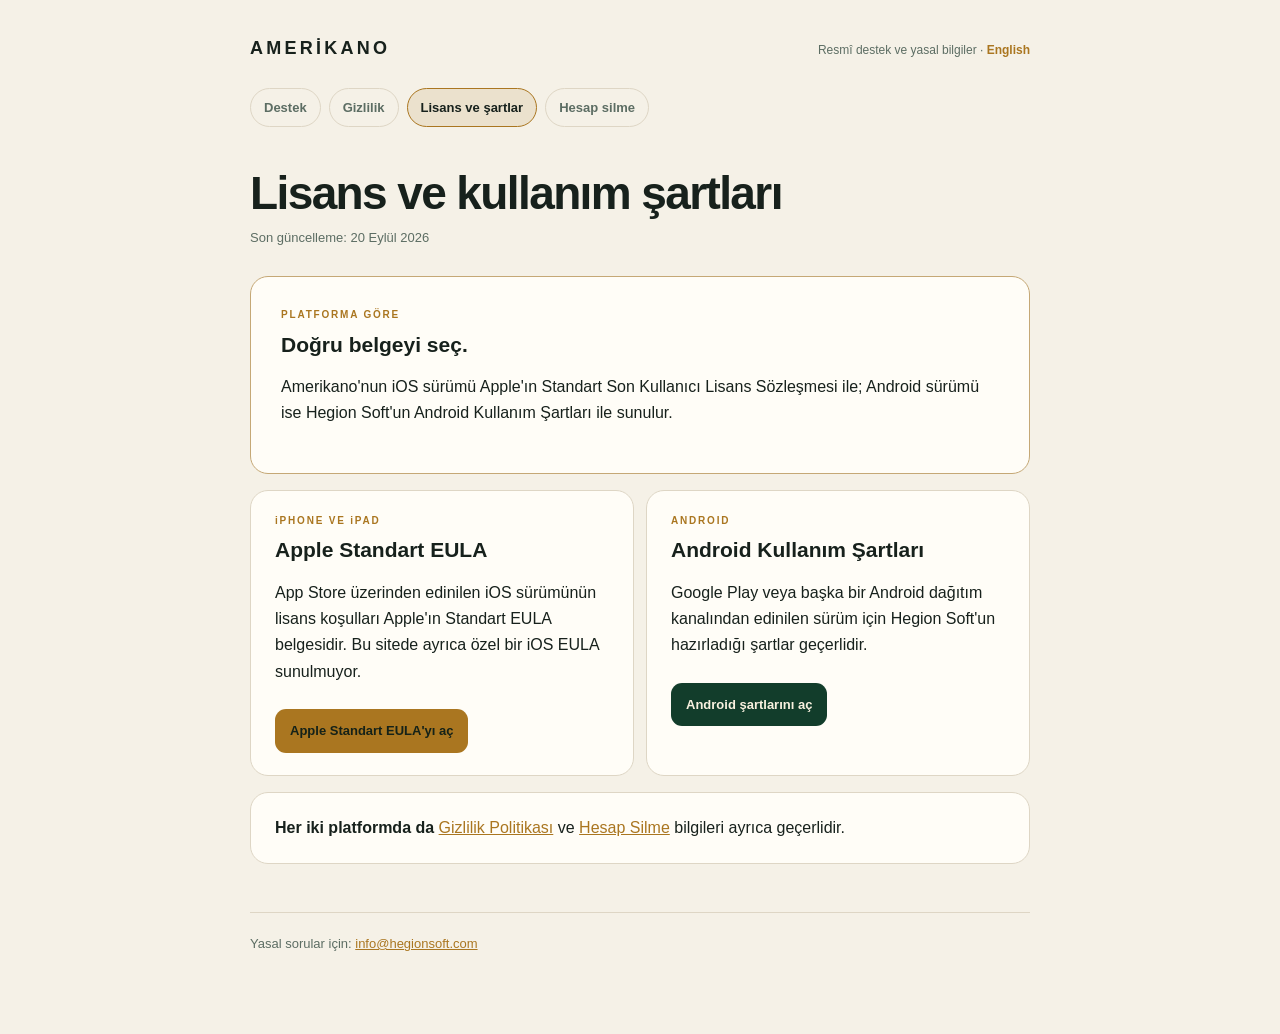
<file: terms.html>
<!doctype html>
<html lang="tr">
<head>
<meta charset="utf-8"><meta name="viewport" content="width=device-width, initial-scale=1">
<title>Amerikano — Lisans ve Kullanım Şartları</title><link rel="stylesheet" href="style.css">
<link rel="alternate" hreflang="tr" href="terms.html"><link rel="alternate" hreflang="en" href="en/terms.html">
</head>
<body><main class="wrap">
<header class="top"><a class="wordmark" href="index.html">AMERİKANO</a><span>Resmî destek ve yasal bilgiler · <a class="lang" href="en/terms.html" hreflang="en" lang="en">English</a></span></header>
<nav class="tabs">
  <a href="index.html">Destek</a>
  <a href="privacy.html">Gizlilik</a>
  <a class="active" href="terms.html">Lisans ve şartlar</a>
  <a href="delete-account.html">Hesap silme</a>
</nav>
<h1>Lisans ve kullanım şartları</h1>
<p class="updated">Son güncelleme: 20 Eylül 2026</p>
<section class="hero">
  <p class="kicker">PLATFORMA GÖRE</p>
  <h2>Doğru belgeyi seç.</h2>
  <p>Amerikano'nun iOS sürümü Apple'ın Standart Son Kullanıcı Lisans Sözleşmesi ile; Android sürümü ise Hegion Soft'un Android Kullanım Şartları ile sunulur.</p>
</section>
<section class="platform-grid">
  <article class="card">
    <p class="kicker">iPHONE VE iPAD</p>
    <h2>Apple Standart EULA</h2>
    <p>App Store üzerinden edinilen iOS sürümünün lisans koşulları Apple'ın Standart EULA belgesidir. Bu sitede ayrıca özel bir iOS EULA sunulmuyor.</p>
    <a class="button" href="https://www.apple.com/legal/internet-services/itunes/dev/stdeula/" target="_blank" rel="noopener noreferrer">Apple Standart EULA'yı aç</a>
  </article>
  <article class="card">
    <p class="kicker">ANDROID</p>
    <h2>Android Kullanım Şartları</h2>
    <p>Google Play veya başka bir Android dağıtım kanalından edinilen sürüm için Hegion Soft'un hazırladığı şartlar geçerlidir.</p>
    <a class="button secondary" href="android-terms.html">Android şartlarını aç</a>
  </article>
</section>
<section class="notice"><strong>Her iki platformda da</strong> <a href="privacy.html">Gizlilik Politikası</a> ve <a href="delete-account.html">Hesap Silme</a> bilgileri ayrıca geçerlidir.</section>
<footer>Yasal sorular için: <a href="mailto:info@hegionsoft.com">info@hegionsoft.com</a></footer>
</main></body></html>
</file>
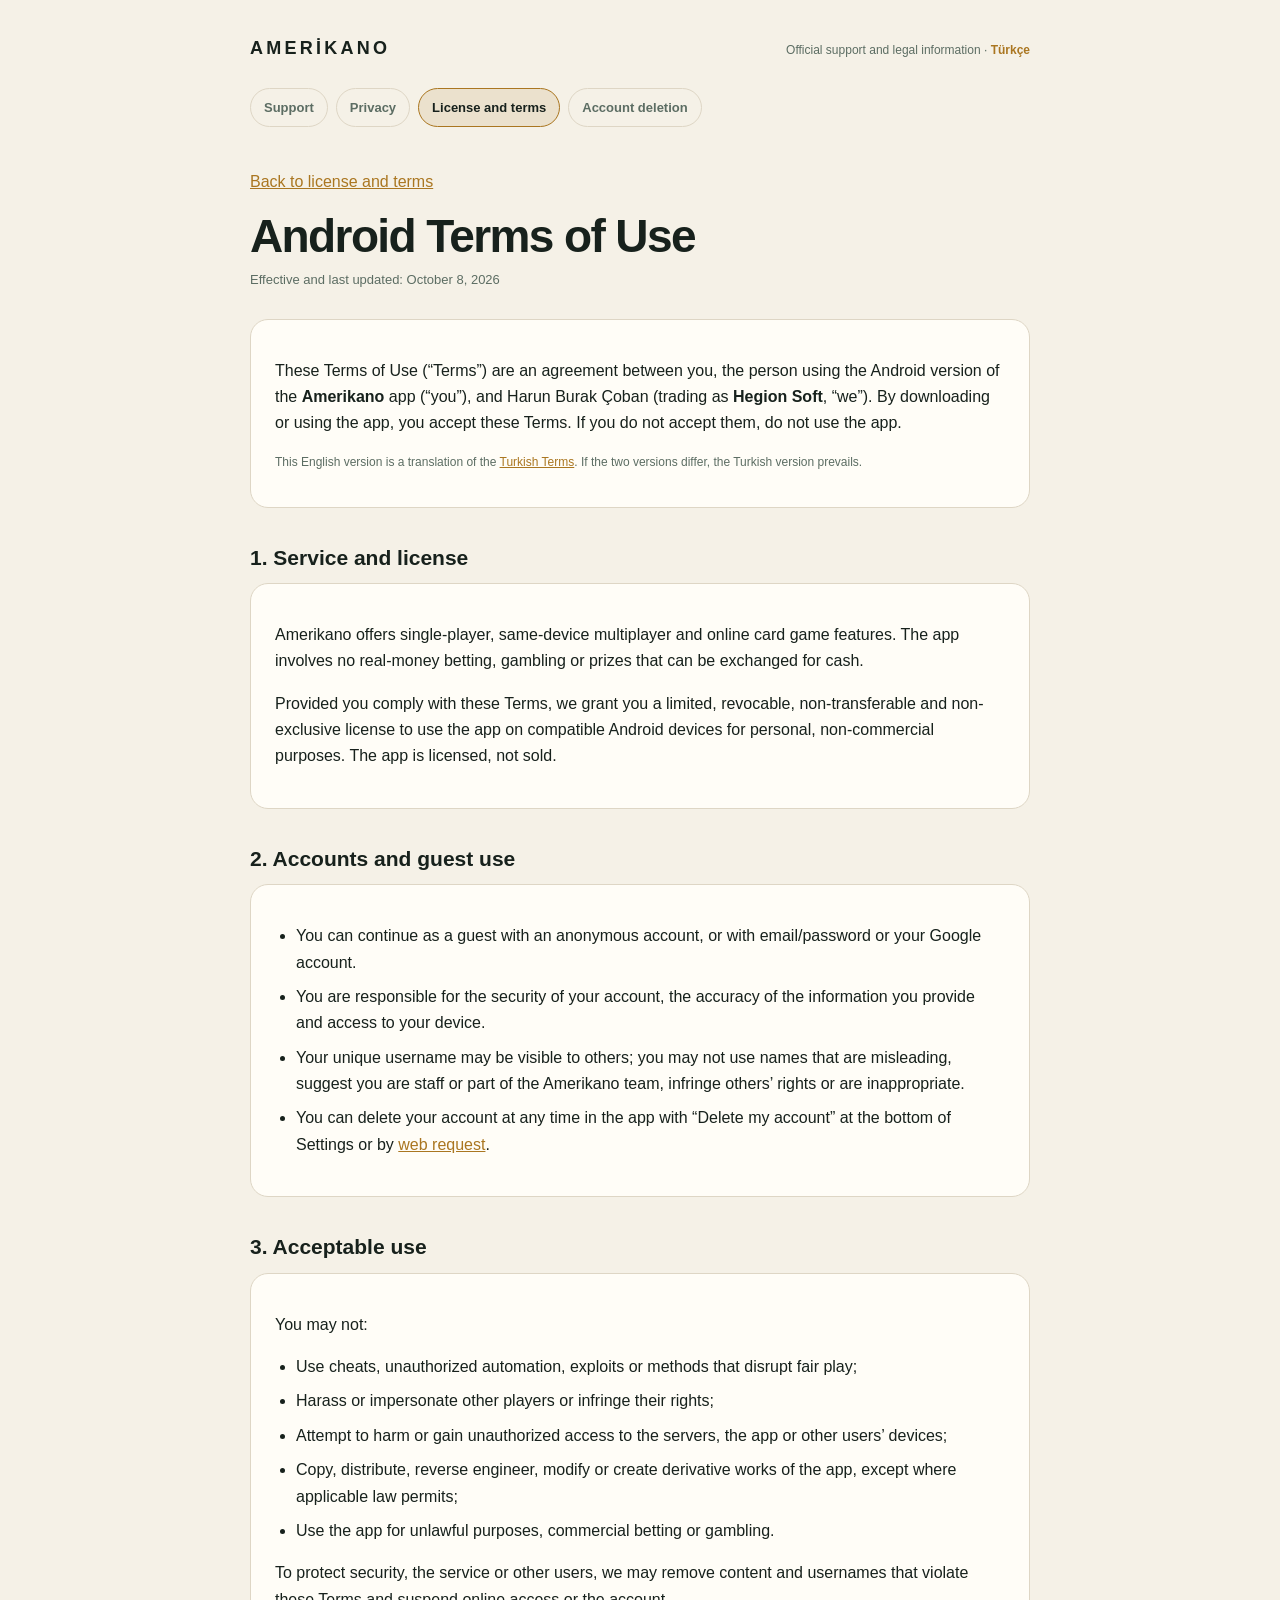
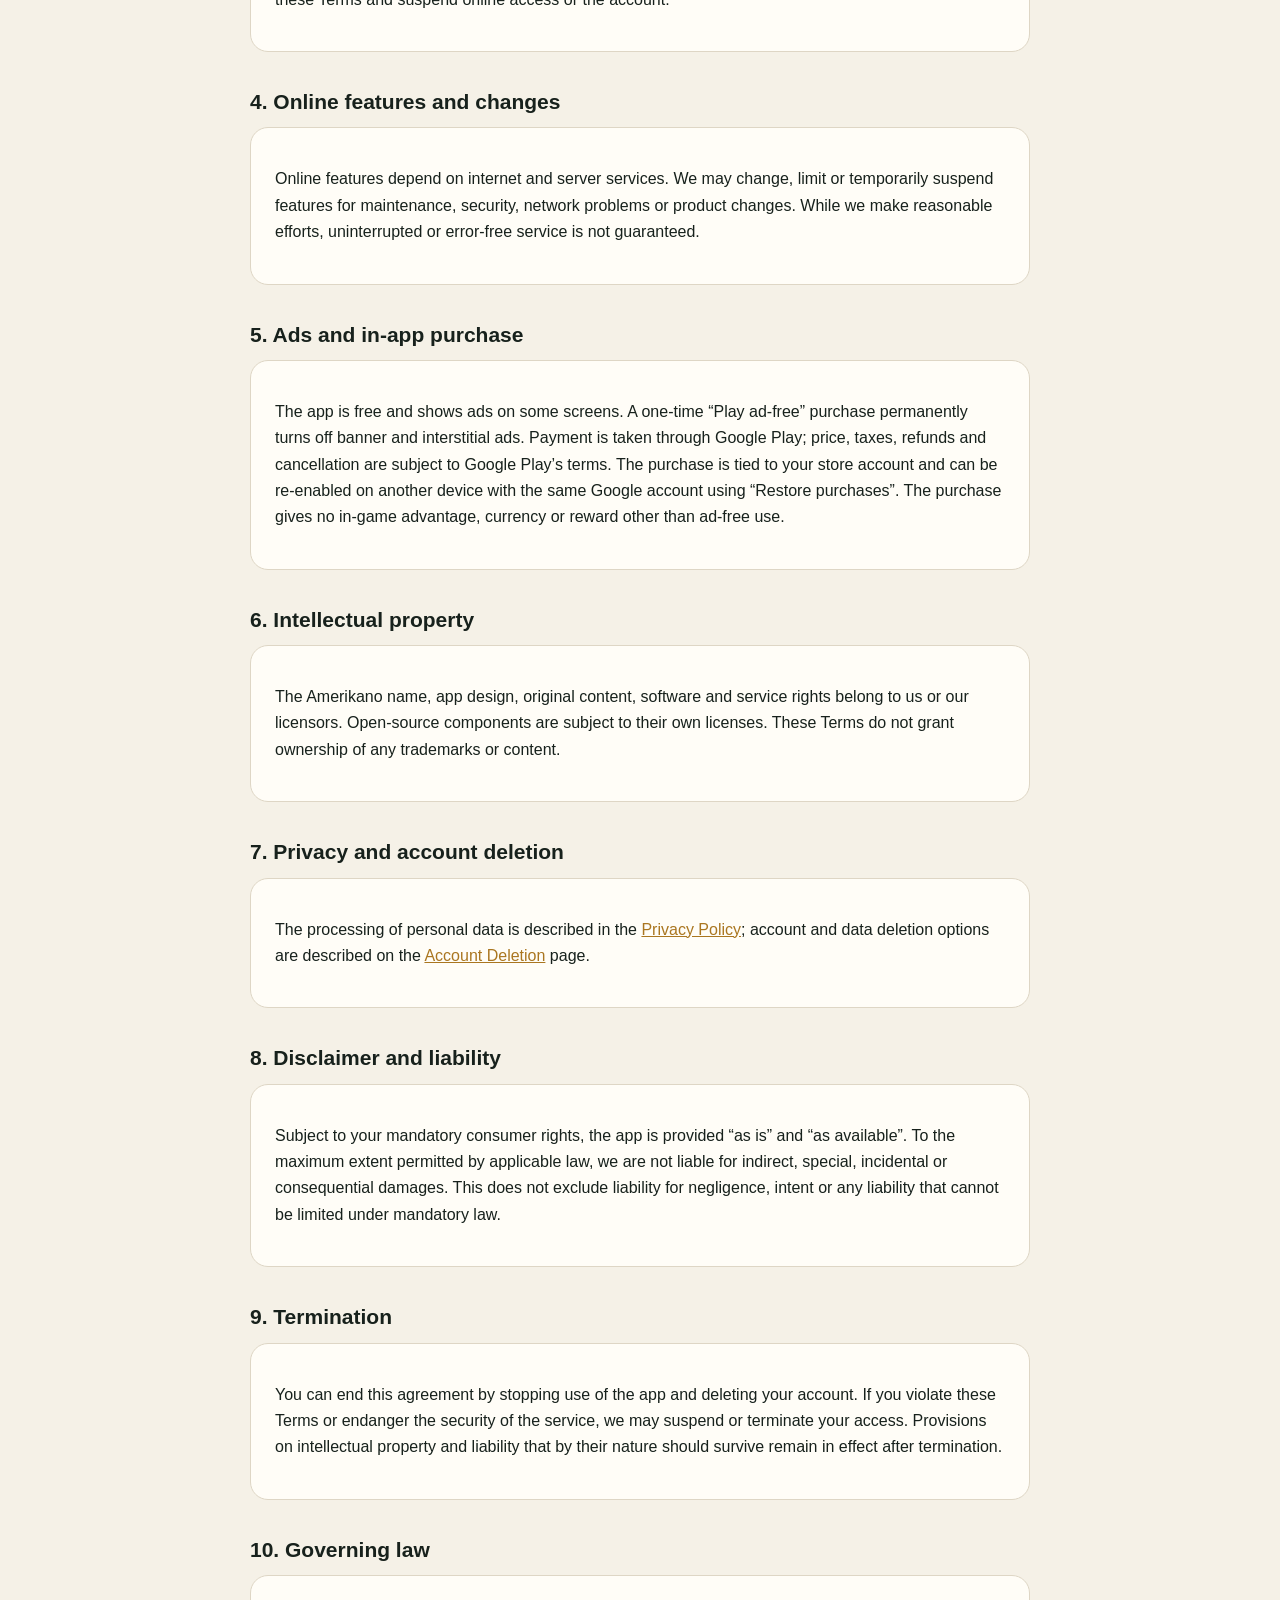
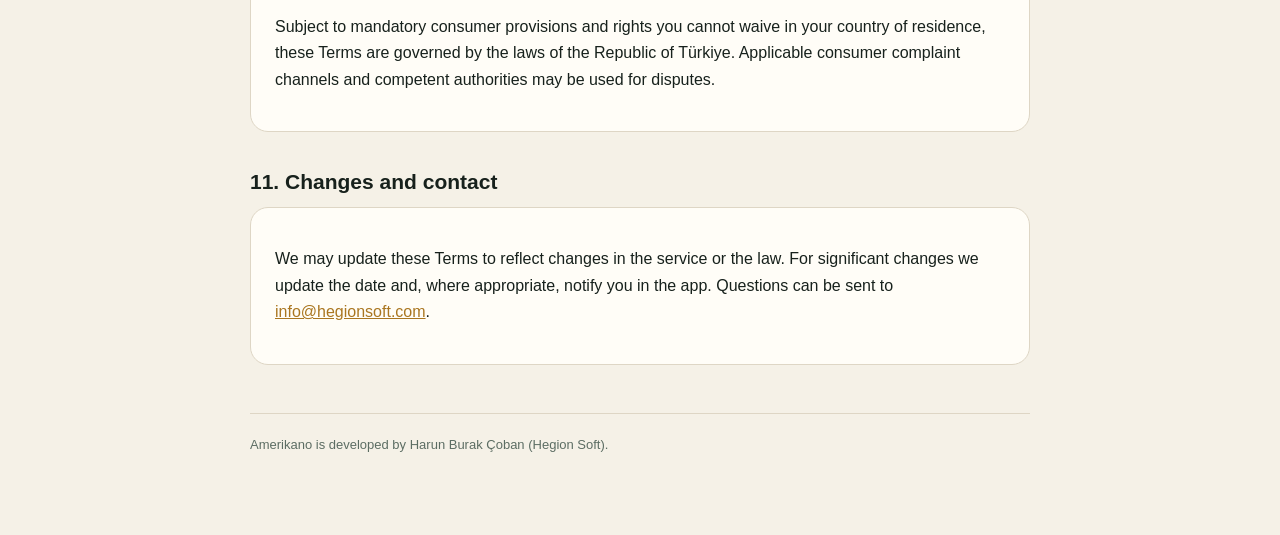
<file: en/android-terms.html>
<!doctype html>
<html lang="en">
<head>
<meta charset="utf-8"><meta name="viewport" content="width=device-width, initial-scale=1">
<title>Amerikano — Android Terms of Use</title><link rel="stylesheet" href="../style.css">
<link rel="alternate" hreflang="tr" href="../android-terms.html"><link rel="alternate" hreflang="en" href="android-terms.html">
</head>
<body><main class="wrap">
<header class="top"><a class="wordmark" href="index.html">AMERİKANO</a><span>Official support and legal information · <a class="lang" href="../android-terms.html" hreflang="tr" lang="tr">Türkçe</a></span></header>
<nav class="tabs">
  <a href="index.html">Support</a>
  <a href="privacy.html">Privacy</a>
  <a class="active" href="terms.html">License and terms</a>
  <a href="delete-account.html">Account deletion</a>
</nav>
<p><a href="terms.html">Back to license and terms</a></p>
<h1>Android Terms of Use</h1>
<p class="updated">Effective and last updated: October 8, 2026</p>
<section class="card">
  <p>These Terms of Use (“Terms”) are an agreement between you, the person using the Android version of the <strong>Amerikano</strong> app (“you”), and Harun Burak Çoban (trading as <strong>Hegion Soft</strong>, “we”). By downloading or using the app, you accept these Terms. If you do not accept them, do not use the app.</p>
  <p class="small">This English version is a translation of the <a href="../android-terms.html" hreflang="tr">Turkish Terms</a>. If the two versions differ, the Turkish version prevails.</p>
</section>
<h2>1. Service and license</h2>
<section class="card">
  <p>Amerikano offers single-player, same-device multiplayer and online card game features. The app involves no real-money betting, gambling or prizes that can be exchanged for cash.</p>
  <p>Provided you comply with these Terms, we grant you a limited, revocable, non-transferable and non-exclusive license to use the app on compatible Android devices for personal, non-commercial purposes. The app is licensed, not sold.</p>
</section>
<h2>2. Accounts and guest use</h2>
<section class="card"><ul>
  <li>You can continue as a guest with an anonymous account, or with email/password or your Google account.</li>
  <li>You are responsible for the security of your account, the accuracy of the information you provide and access to your device.</li>
  <li>Your unique username may be visible to others; you may not use names that are misleading, suggest you are staff or part of the Amerikano team, infringe others’ rights or are inappropriate.</li>
  <li>You can delete your account at any time in the app with “Delete my account” at the bottom of Settings or by <a href="delete-account.html">web request</a>.</li>
</ul></section>
<h2>3. Acceptable use</h2>
<section class="card"><p>You may not:</p><ul>
  <li>Use cheats, unauthorized automation, exploits or methods that disrupt fair play;</li>
  <li>Harass or impersonate other players or infringe their rights;</li>
  <li>Attempt to harm or gain unauthorized access to the servers, the app or other users’ devices;</li>
  <li>Copy, distribute, reverse engineer, modify or create derivative works of the app, except where applicable law permits;</li>
  <li>Use the app for unlawful purposes, commercial betting or gambling.</li>
</ul><p>To protect security, the service or other users, we may remove content and usernames that violate these Terms and suspend online access or the account.</p></section>
<h2>4. Online features and changes</h2>
<section class="card"><p>Online features depend on internet and server services. We may change, limit or temporarily suspend features for maintenance, security, network problems or product changes. While we make reasonable efforts, uninterrupted or error-free service is not guaranteed.</p></section>
<h2>5. Ads and in-app purchase</h2>
<section class="card"><p>The app is free and shows ads on some screens. A one-time “Play ad-free” purchase permanently turns off banner and interstitial ads. Payment is taken through Google Play; price, taxes, refunds and cancellation are subject to Google Play’s terms. The purchase is tied to your store account and can be re-enabled on another device with the same Google account using “Restore purchases”. The purchase gives no in-game advantage, currency or reward other than ad-free use.</p></section>
<h2>6. Intellectual property</h2>
<section class="card"><p>The Amerikano name, app design, original content, software and service rights belong to us or our licensors. Open-source components are subject to their own licenses. These Terms do not grant ownership of any trademarks or content.</p></section>
<h2>7. Privacy and account deletion</h2>
<section class="card"><p>The processing of personal data is described in the <a href="privacy.html">Privacy Policy</a>; account and data deletion options are described on the <a href="delete-account.html">Account Deletion</a> page.</p></section>
<h2>8. Disclaimer and liability</h2>
<section class="card"><p>Subject to your mandatory consumer rights, the app is provided “as is” and “as available”. To the maximum extent permitted by applicable law, we are not liable for indirect, special, incidental or consequential damages. This does not exclude liability for negligence, intent or any liability that cannot be limited under mandatory law.</p></section>
<h2>9. Termination</h2>
<section class="card"><p>You can end this agreement by stopping use of the app and deleting your account. If you violate these Terms or endanger the security of the service, we may suspend or terminate your access. Provisions on intellectual property and liability that by their nature should survive remain in effect after termination.</p></section>
<h2>10. Governing law</h2>
<section class="card"><p>Subject to mandatory consumer provisions and rights you cannot waive in your country of residence, these Terms are governed by the laws of the Republic of Türkiye. Applicable consumer complaint channels and competent authorities may be used for disputes.</p></section>
<h2>11. Changes and contact</h2>
<section class="card"><p>We may update these Terms to reflect changes in the service or the law. For significant changes we update the date and, where appropriate, notify you in the app. Questions can be sent to <a href="mailto:info@hegionsoft.com">info@hegionsoft.com</a>.</p></section>
<footer>Amerikano is developed by Harun Burak Çoban (Hegion Soft).</footer>
</main></body></html>
</file>
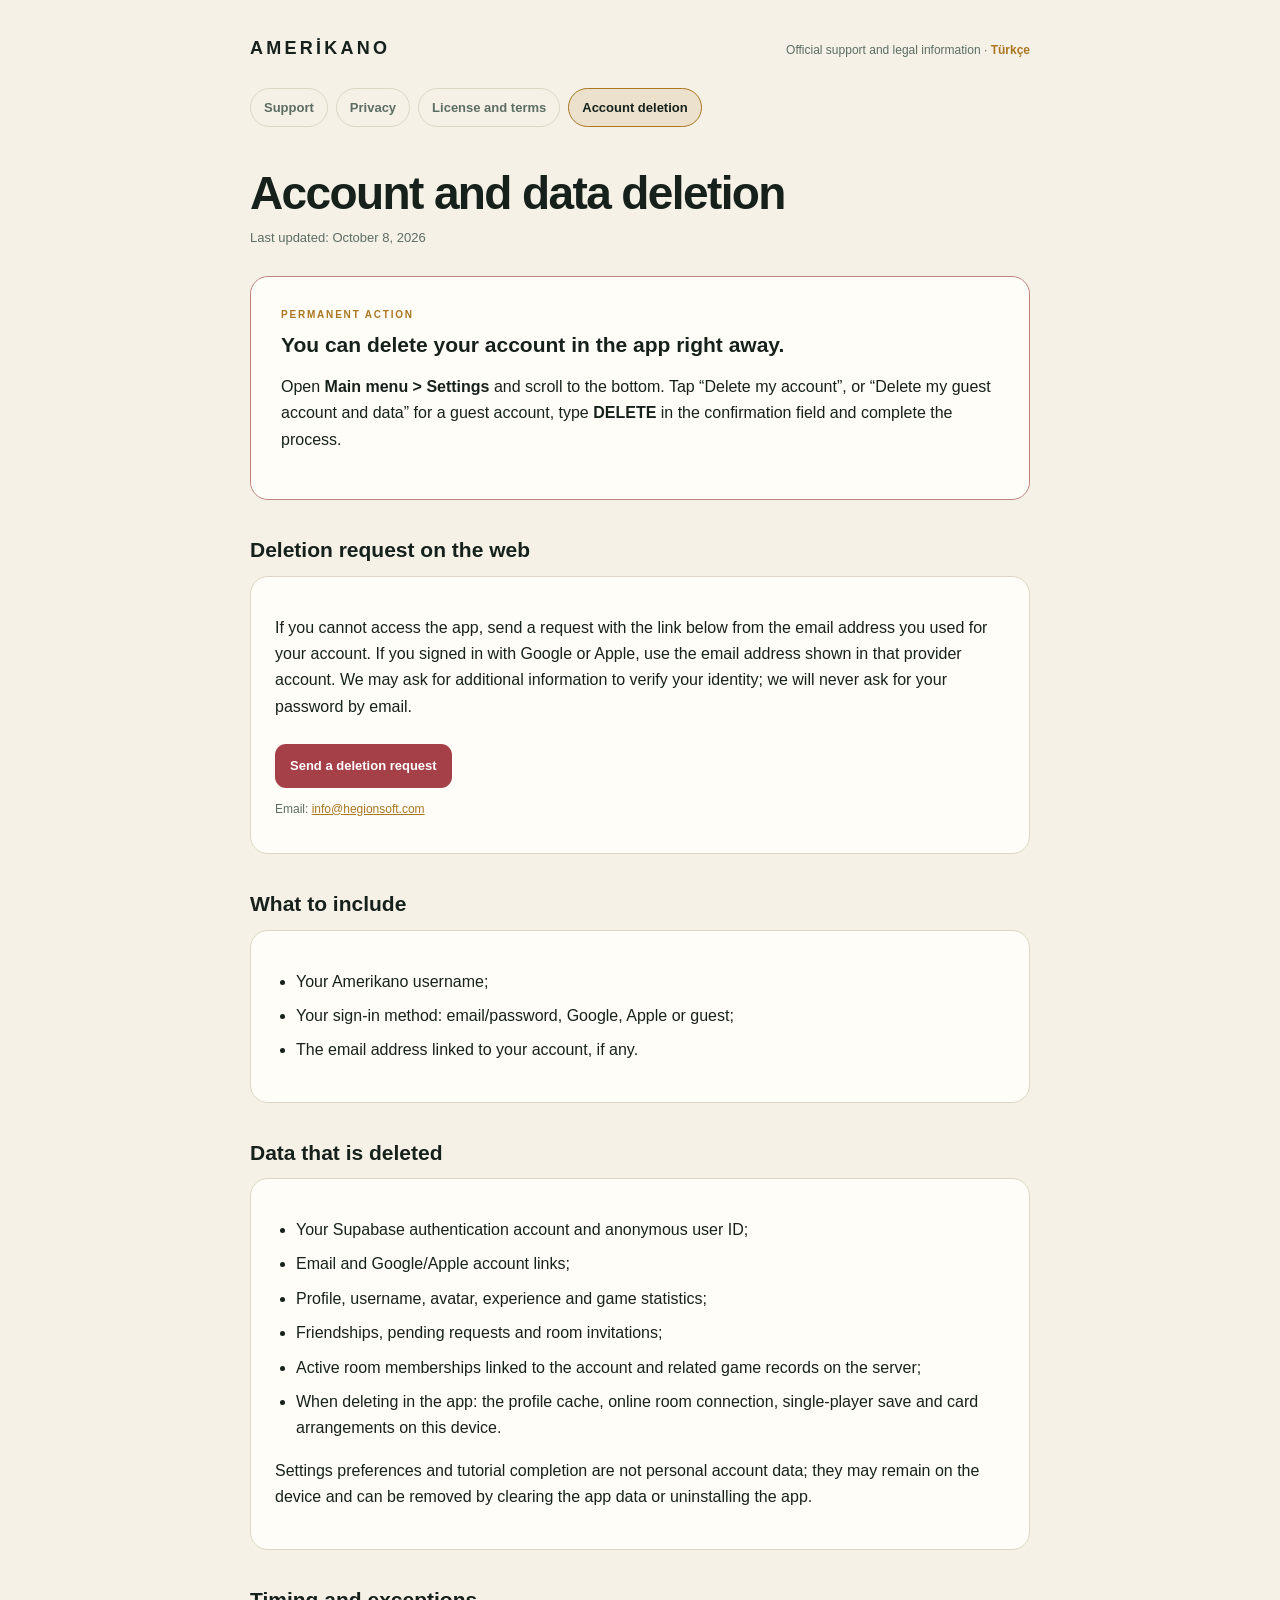
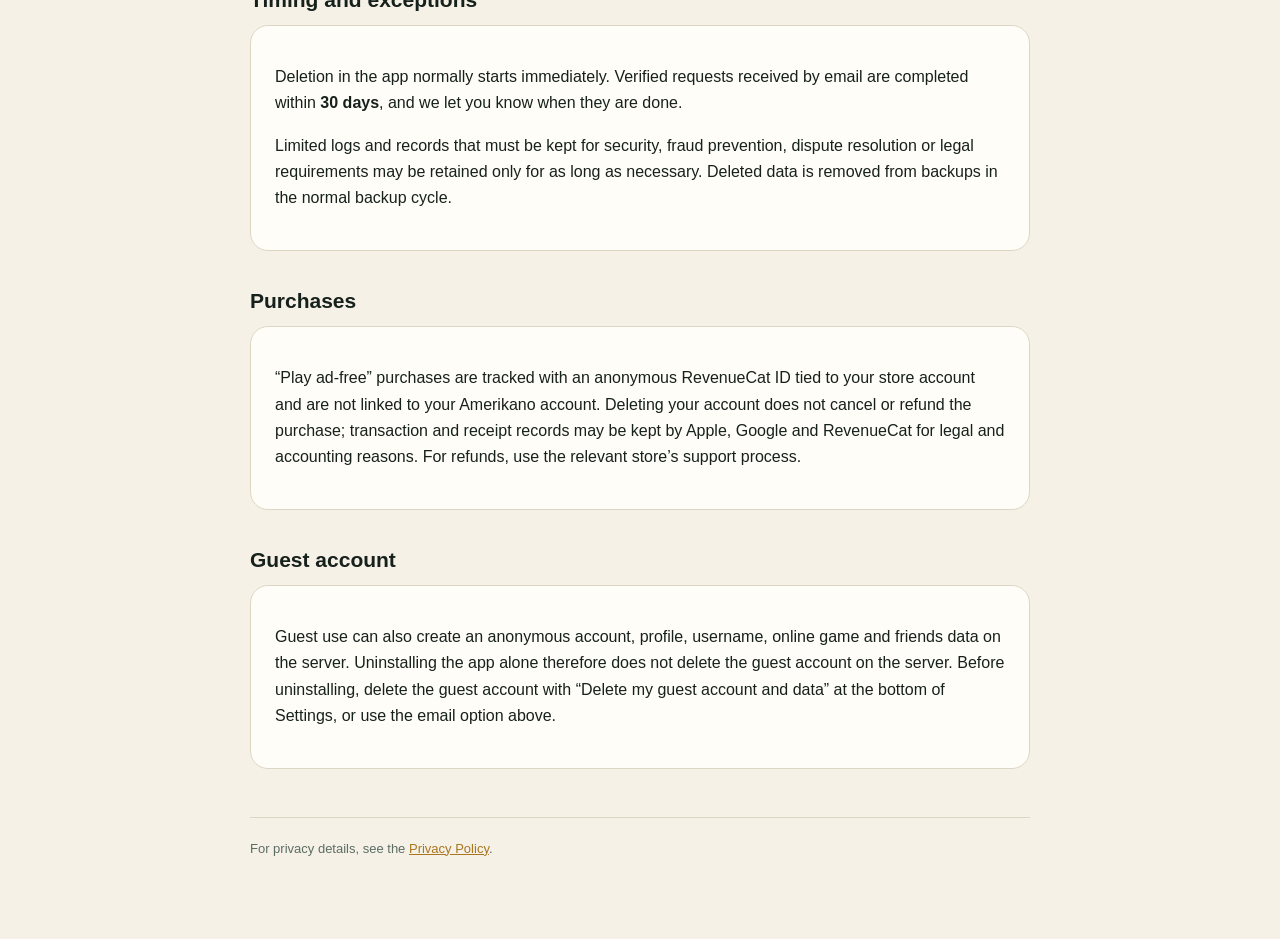
<file: en/delete-account.html>
<!doctype html>
<html lang="en">
<head>
<meta charset="utf-8"><meta name="viewport" content="width=device-width, initial-scale=1">
<title>Amerikano — Account and Data Deletion</title><link rel="stylesheet" href="../style.css">
<link rel="alternate" hreflang="tr" href="../delete-account.html"><link rel="alternate" hreflang="en" href="delete-account.html">
</head>
<body><main class="wrap">
<header class="top"><a class="wordmark" href="index.html">AMERİKANO</a><span>Official support and legal information · <a class="lang" href="../delete-account.html" hreflang="tr" lang="tr">Türkçe</a></span></header>
<nav class="tabs">
  <a href="index.html">Support</a>
  <a href="privacy.html">Privacy</a>
  <a href="terms.html">License and terms</a>
  <a class="active" href="delete-account.html">Account deletion</a>
</nav>
<h1>Account and data deletion</h1>
<p class="updated">Last updated: October 8, 2026</p>
<section class="hero danger">
  <p class="kicker">PERMANENT ACTION</p>
  <h2>You can delete your account in the app right away.</h2>
  <p>Open <strong>Main menu &gt; Settings</strong> and scroll to the bottom. Tap “Delete my account”, or “Delete my guest account and data” for a guest account, type <strong>DELETE</strong> in the confirmation field and complete the process.</p>
</section>
<h2>Deletion request on the web</h2>
<section class="card">
  <p>If you cannot access the app, send a request with the link below from the email address you used for your account. If you signed in with Google or Apple, use the email address shown in that provider account. We may ask for additional information to verify your identity; we will never ask for your password by email.</p>
  <a class="button danger-button" href="mailto:info@hegionsoft.com?subject=Amerikano%20Account%20Deletion%20Request&body=My%20username%3A%0AMy%20sign-in%20method%3A%0ARegistered%20email%3A">Send a deletion request</a>
  <p class="small">Email: <a href="mailto:info@hegionsoft.com">info@hegionsoft.com</a></p>
</section>
<h2>What to include</h2>
<section class="card"><ul>
  <li>Your Amerikano username;</li>
  <li>Your sign-in method: email/password, Google, Apple or guest;</li>
  <li>The email address linked to your account, if any.</li>
</ul></section>
<h2>Data that is deleted</h2>
<section class="card"><ul>
  <li>Your Supabase authentication account and anonymous user ID;</li>
  <li>Email and Google/Apple account links;</li>
  <li>Profile, username, avatar, experience and game statistics;</li>
  <li>Friendships, pending requests and room invitations;</li>
  <li>Active room memberships linked to the account and related game records on the server;</li>
  <li>When deleting in the app: the profile cache, online room connection, single-player save and card arrangements on this device.</li>
</ul><p>Settings preferences and tutorial completion are not personal account data; they may remain on the device and can be removed by clearing the app data or uninstalling the app.</p></section>
<h2>Timing and exceptions</h2>
<section class="card">
  <p>Deletion in the app normally starts immediately. Verified requests received by email are completed within <strong>30 days</strong>, and we let you know when they are done.</p>
  <p>Limited logs and records that must be kept for security, fraud prevention, dispute resolution or legal requirements may be retained only for as long as necessary. Deleted data is removed from backups in the normal backup cycle.</p>
</section>
<h2>Purchases</h2>
<section class="card"><p>“Play ad-free” purchases are tracked with an anonymous RevenueCat ID tied to your store account and are not linked to your Amerikano account. Deleting your account does not cancel or refund the purchase; transaction and receipt records may be kept by Apple, Google and RevenueCat for legal and accounting reasons. For refunds, use the relevant store’s support process.</p></section>
<h2>Guest account</h2>
<section class="card"><p>Guest use can also create an anonymous account, profile, username, online game and friends data on the server. Uninstalling the app alone therefore does not delete the guest account on the server. Before uninstalling, delete the guest account with “Delete my guest account and data” at the bottom of Settings, or use the email option above.</p></section>
<footer>For privacy details, see the <a href="privacy.html">Privacy Policy</a>.</footer>
</main></body></html>
</file>
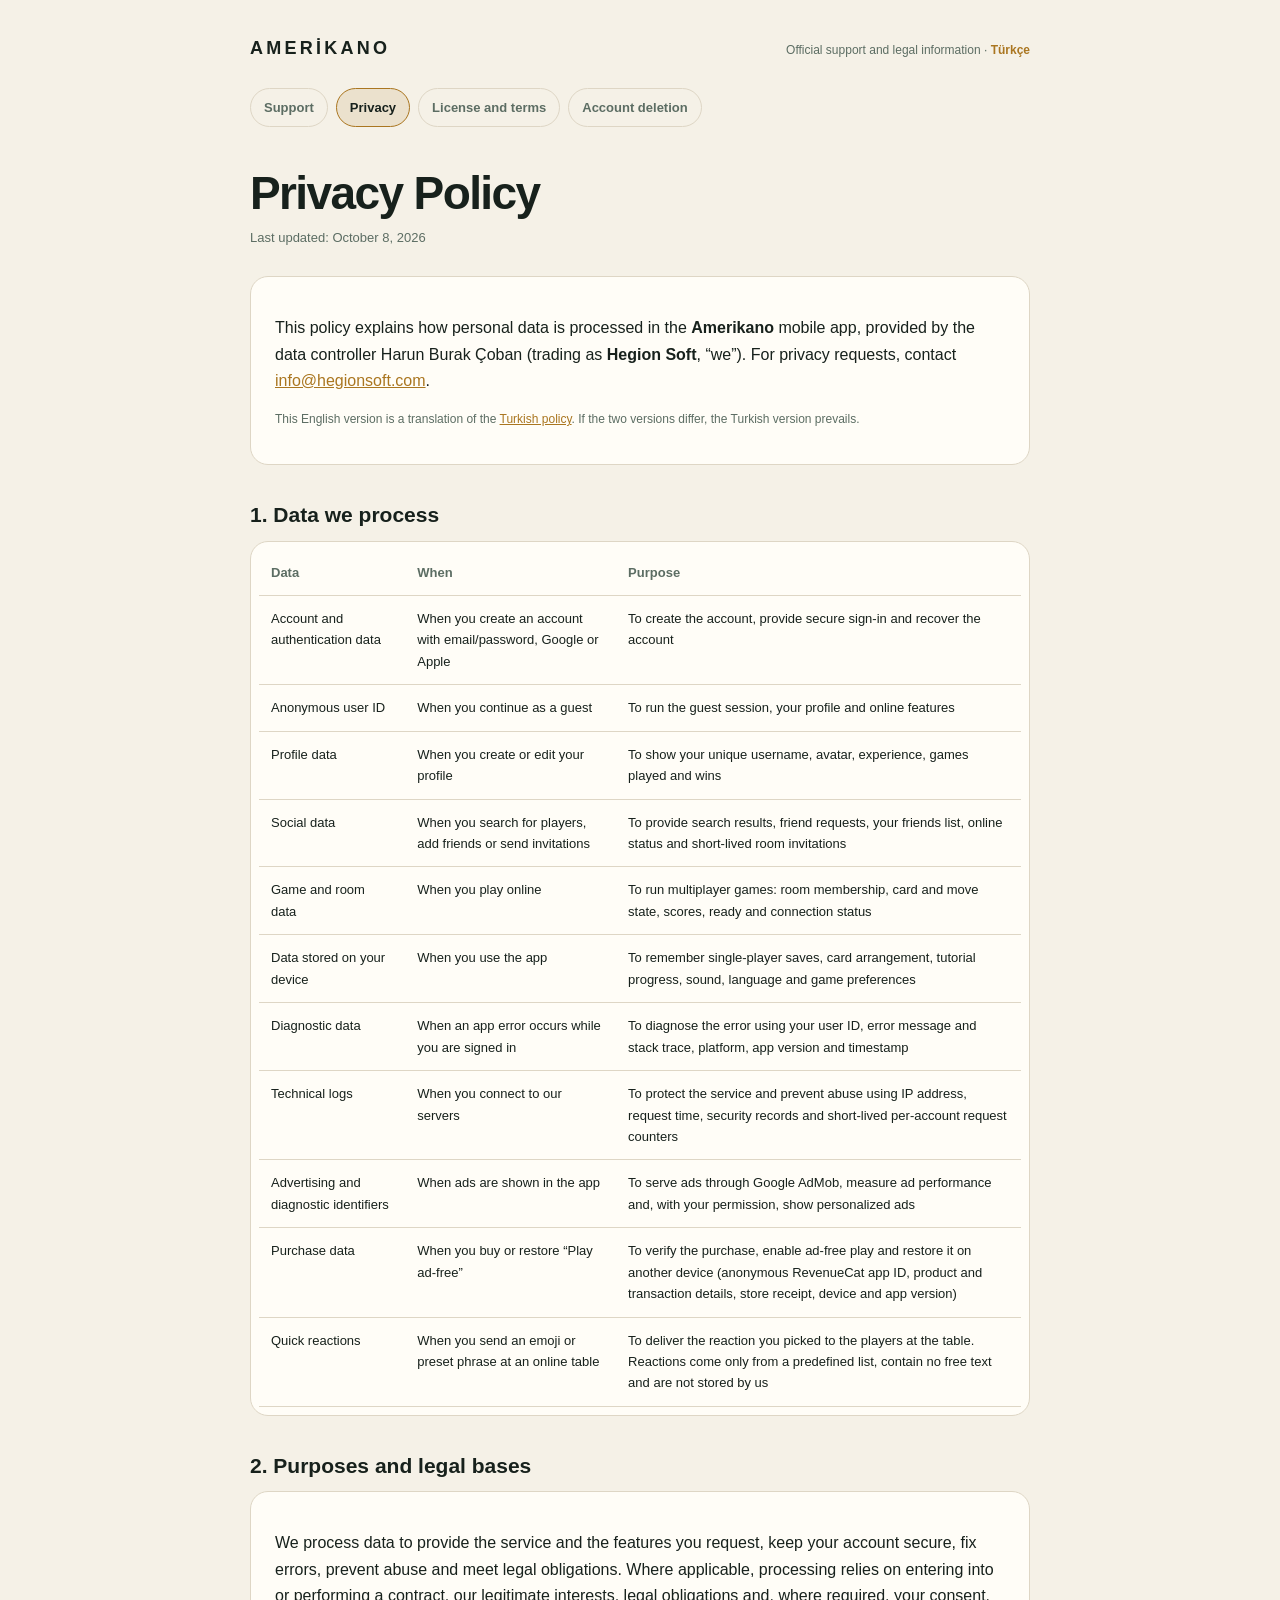
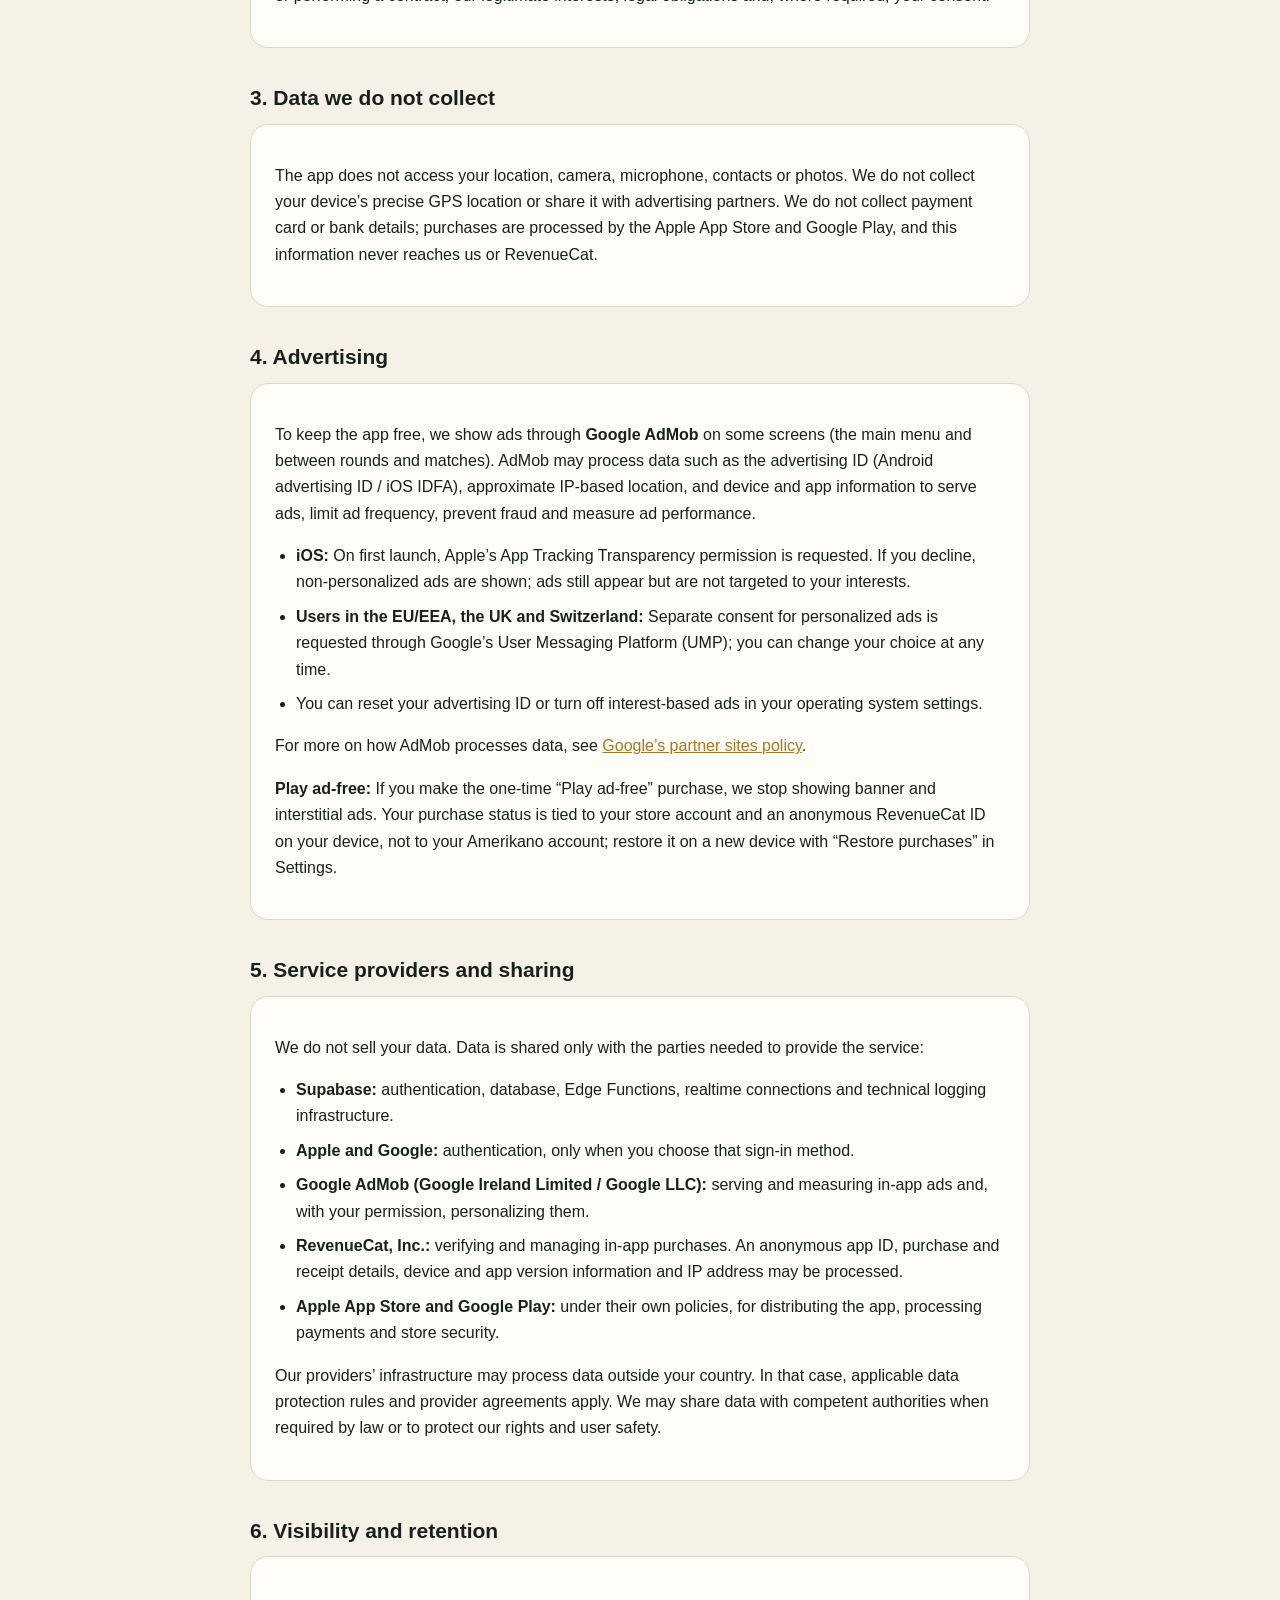
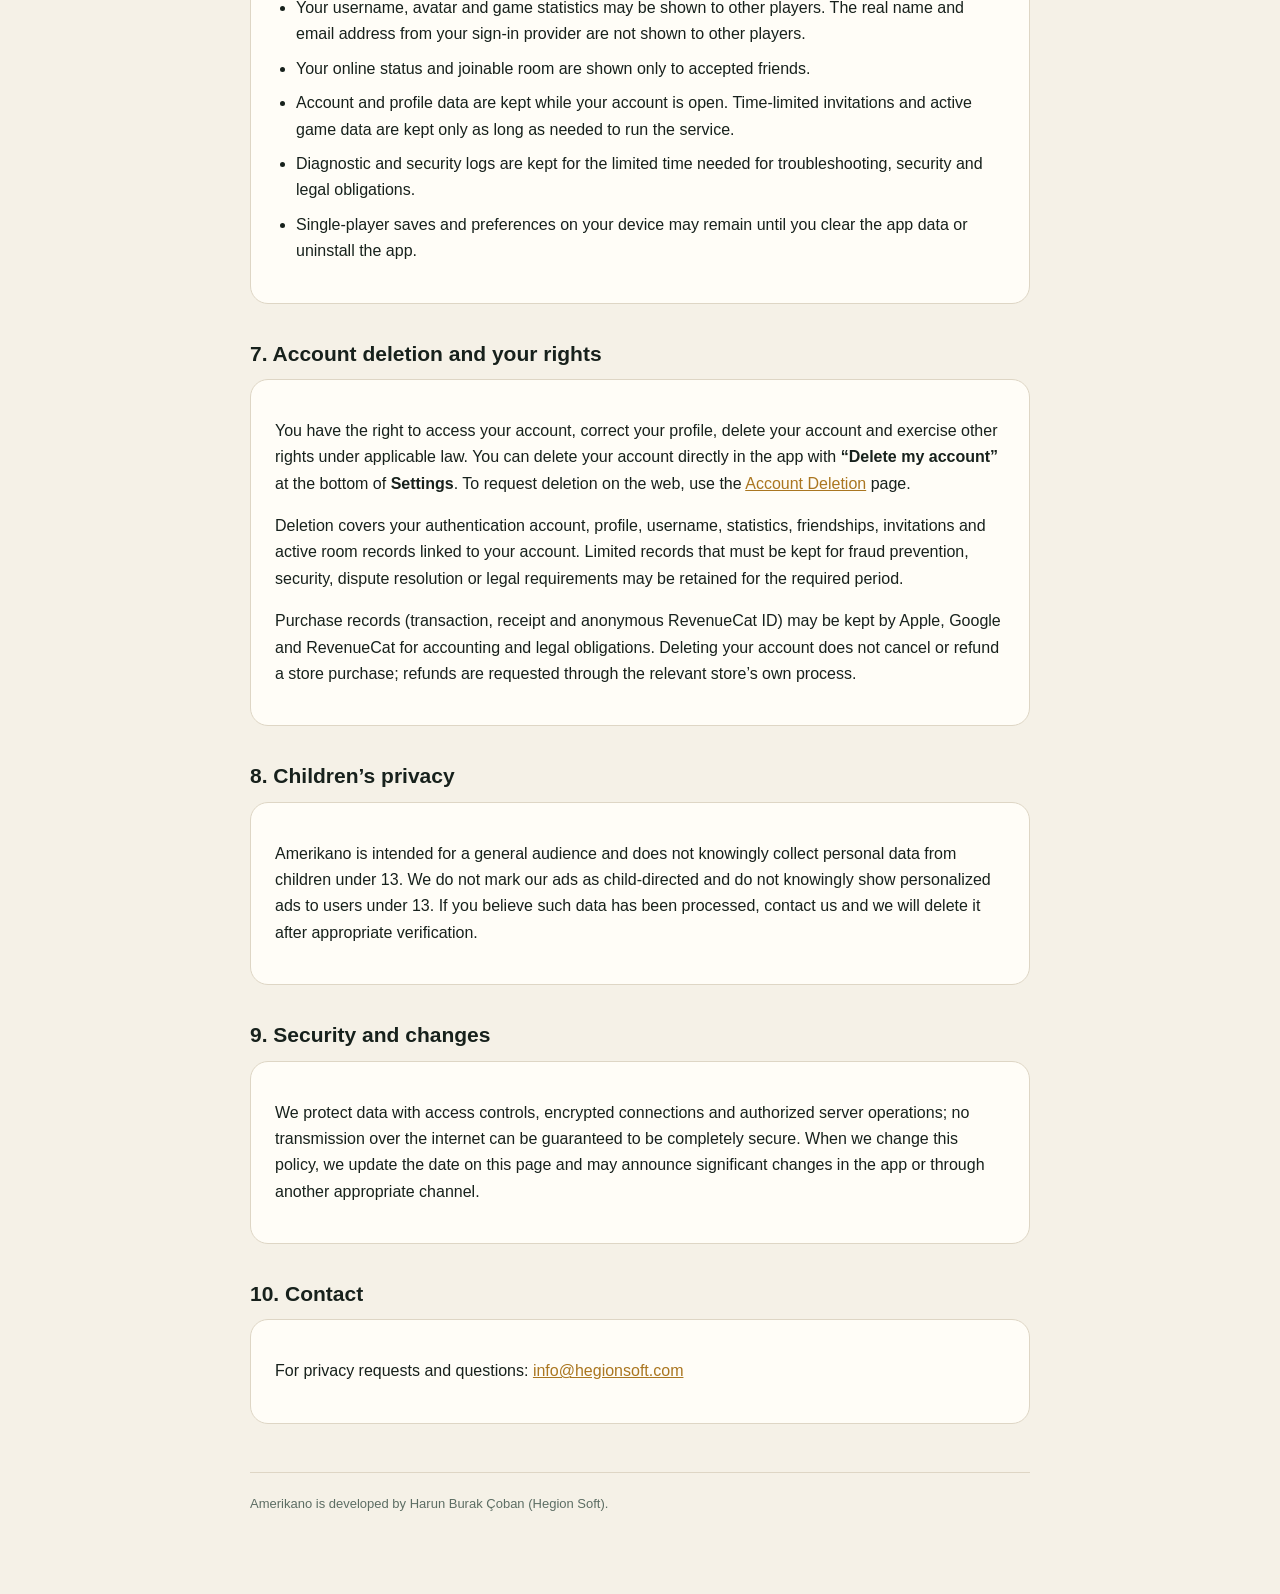
<file: en/privacy.html>
<!doctype html>
<html lang="en">
<head>
<meta charset="utf-8"><meta name="viewport" content="width=device-width, initial-scale=1">
<title>Amerikano — Privacy Policy</title><link rel="stylesheet" href="../style.css">
<link rel="alternate" hreflang="tr" href="../privacy.html"><link rel="alternate" hreflang="en" href="privacy.html">
</head>
<body><main class="wrap">
<header class="top"><a class="wordmark" href="index.html">AMERİKANO</a><span>Official support and legal information · <a class="lang" href="../privacy.html" hreflang="tr" lang="tr">Türkçe</a></span></header>
<nav class="tabs">
  <a href="index.html">Support</a>
  <a class="active" href="privacy.html">Privacy</a>
  <a href="terms.html">License and terms</a>
  <a href="delete-account.html">Account deletion</a>
</nav>
<h1>Privacy Policy</h1>
<p class="updated">Last updated: October 8, 2026</p>
<section class="card">
  <p>This policy explains how personal data is processed in the <strong>Amerikano</strong> mobile app, provided by the data controller Harun Burak Çoban (trading as <strong>Hegion Soft</strong>, “we”). For privacy requests, contact <a href="mailto:info@hegionsoft.com">info@hegionsoft.com</a>.</p>
  <p class="small">This English version is a translation of the <a href="../privacy.html" hreflang="tr">Turkish policy</a>. If the two versions differ, the Turkish version prevails.</p>
</section>
<h2>1. Data we process</h2>
<section class="card table-wrap"><table>
  <thead><tr><th>Data</th><th>When</th><th>Purpose</th></tr></thead>
  <tbody>
    <tr><td>Account and authentication data</td><td>When you create an account with email/password, Google or Apple</td><td>To create the account, provide secure sign-in and recover the account</td></tr>
    <tr><td>Anonymous user ID</td><td>When you continue as a guest</td><td>To run the guest session, your profile and online features</td></tr>
    <tr><td>Profile data</td><td>When you create or edit your profile</td><td>To show your unique username, avatar, experience, games played and wins</td></tr>
    <tr><td>Social data</td><td>When you search for players, add friends or send invitations</td><td>To provide search results, friend requests, your friends list, online status and short-lived room invitations</td></tr>
    <tr><td>Game and room data</td><td>When you play online</td><td>To run multiplayer games: room membership, card and move state, scores, ready and connection status</td></tr>
    <tr><td>Data stored on your device</td><td>When you use the app</td><td>To remember single-player saves, card arrangement, tutorial progress, sound, language and game preferences</td></tr>
    <tr><td>Diagnostic data</td><td>When an app error occurs while you are signed in</td><td>To diagnose the error using your user ID, error message and stack trace, platform, app version and timestamp</td></tr>
    <tr><td>Technical logs</td><td>When you connect to our servers</td><td>To protect the service and prevent abuse using IP address, request time, security records and short-lived per-account request counters</td></tr>
    <tr><td>Advertising and diagnostic identifiers</td><td>When ads are shown in the app</td><td>To serve ads through Google AdMob, measure ad performance and, with your permission, show personalized ads</td></tr>
    <tr><td>Purchase data</td><td>When you buy or restore “Play ad-free”</td><td>To verify the purchase, enable ad-free play and restore it on another device (anonymous RevenueCat app ID, product and transaction details, store receipt, device and app version)</td></tr>
    <tr><td>Quick reactions</td><td>When you send an emoji or preset phrase at an online table</td><td>To deliver the reaction you picked to the players at the table. Reactions come only from a predefined list, contain no free text and are not stored by us</td></tr>
  </tbody>
</table></section>
<h2>2. Purposes and legal bases</h2>
<section class="card">
  <p>We process data to provide the service and the features you request, keep your account secure, fix errors, prevent abuse and meet legal obligations. Where applicable, processing relies on entering into or performing a contract, our legitimate interests, legal obligations and, where required, your consent.</p>
</section>
<h2>3. Data we do not collect</h2>
<section class="card">
  <p>The app does not access your location, camera, microphone, contacts or photos. We do not collect your device’s precise GPS location or share it with advertising partners. We do not collect payment card or bank details; purchases are processed by the Apple App Store and Google Play, and this information never reaches us or RevenueCat.</p>
</section>
<h2>4. Advertising</h2>
<section class="card">
  <p>To keep the app free, we show ads through <strong>Google AdMob</strong> on some screens (the main menu and between rounds and matches). AdMob may process data such as the advertising ID (Android advertising ID / iOS IDFA), approximate IP-based location, and device and app information to serve ads, limit ad frequency, prevent fraud and measure ad performance.</p>
  <ul>
    <li><strong>iOS:</strong> On first launch, Apple’s App Tracking Transparency permission is requested. If you decline, non-personalized ads are shown; ads still appear but are not targeted to your interests.</li>
    <li><strong>Users in the EU/EEA, the UK and Switzerland:</strong> Separate consent for personalized ads is requested through Google’s User Messaging Platform (UMP); you can change your choice at any time.</li>
    <li>You can reset your advertising ID or turn off interest-based ads in your operating system settings.</li>
  </ul>
  <p>For more on how AdMob processes data, see <a href="https://policies.google.com/technologies/partner-sites" target="_blank" rel="noopener">Google’s partner sites policy</a>.</p>
  <p><strong>Play ad-free:</strong> If you make the one-time “Play ad-free” purchase, we stop showing banner and interstitial ads. Your purchase status is tied to your store account and an anonymous RevenueCat ID on your device, not to your Amerikano account; restore it on a new device with “Restore purchases” in Settings.</p>
</section>
<h2>5. Service providers and sharing</h2>
<section class="card">
  <p>We do not sell your data. Data is shared only with the parties needed to provide the service:</p>
  <ul>
    <li><strong>Supabase:</strong> authentication, database, Edge Functions, realtime connections and technical logging infrastructure.</li>
    <li><strong>Apple and Google:</strong> authentication, only when you choose that sign-in method.</li>
    <li><strong>Google AdMob (Google Ireland Limited / Google LLC):</strong> serving and measuring in-app ads and, with your permission, personalizing them.</li>
    <li><strong>RevenueCat, Inc.:</strong> verifying and managing in-app purchases. An anonymous app ID, purchase and receipt details, device and app version information and IP address may be processed.</li>
    <li><strong>Apple App Store and Google Play:</strong> under their own policies, for distributing the app, processing payments and store security.</li>
  </ul>
  <p>Our providers’ infrastructure may process data outside your country. In that case, applicable data protection rules and provider agreements apply. We may share data with competent authorities when required by law or to protect our rights and user safety.</p>
</section>
<h2>6. Visibility and retention</h2>
<section class="card">
  <ul>
    <li>Your username, avatar and game statistics may be shown to other players. The real name and email address from your sign-in provider are not shown to other players.</li>
    <li>Your online status and joinable room are shown only to accepted friends.</li>
    <li>Account and profile data are kept while your account is open. Time-limited invitations and active game data are kept only as long as needed to run the service.</li>
    <li>Diagnostic and security logs are kept for the limited time needed for troubleshooting, security and legal obligations.</li>
    <li>Single-player saves and preferences on your device may remain until you clear the app data or uninstall the app.</li>
  </ul>
</section>
<h2>7. Account deletion and your rights</h2>
<section class="card">
  <p>You have the right to access your account, correct your profile, delete your account and exercise other rights under applicable law. You can delete your account directly in the app with <strong>“Delete my account”</strong> at the bottom of <strong>Settings</strong>. To request deletion on the web, use the <a href="delete-account.html">Account Deletion</a> page.</p>
  <p>Deletion covers your authentication account, profile, username, statistics, friendships, invitations and active room records linked to your account. Limited records that must be kept for fraud prevention, security, dispute resolution or legal requirements may be retained for the required period.</p>
  <p>Purchase records (transaction, receipt and anonymous RevenueCat ID) may be kept by Apple, Google and RevenueCat for accounting and legal obligations. Deleting your account does not cancel or refund a store purchase; refunds are requested through the relevant store’s own process.</p>
</section>
<h2>8. Children’s privacy</h2>
<section class="card"><p>Amerikano is intended for a general audience and does not knowingly collect personal data from children under 13. We do not mark our ads as child-directed and do not knowingly show personalized ads to users under 13. If you believe such data has been processed, contact us and we will delete it after appropriate verification.</p></section>
<h2>9. Security and changes</h2>
<section class="card"><p>We protect data with access controls, encrypted connections and authorized server operations; no transmission over the internet can be guaranteed to be completely secure. When we change this policy, we update the date on this page and may announce significant changes in the app or through another appropriate channel.</p></section>
<h2>10. Contact</h2>
<section class="card"><p>For privacy requests and questions: <a href="mailto:info@hegionsoft.com">info@hegionsoft.com</a></p></section>
<footer>Amerikano is developed by Harun Burak Çoban (Hegion Soft).</footer>
</main></body></html>
</file>
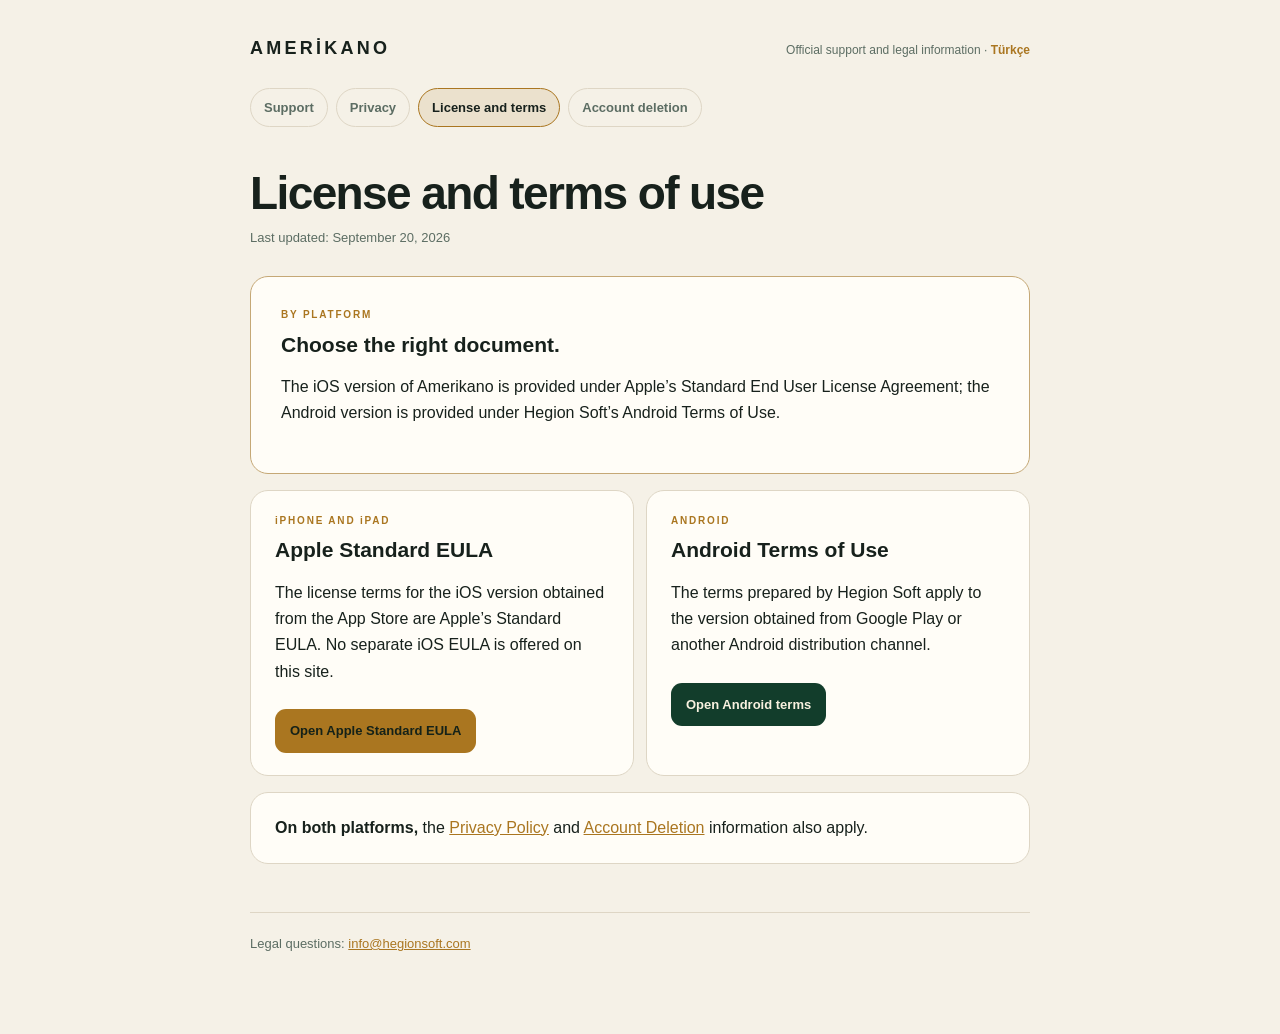
<file: en/terms.html>
<!doctype html>
<html lang="en">
<head>
<meta charset="utf-8"><meta name="viewport" content="width=device-width, initial-scale=1">
<title>Amerikano — License and Terms of Use</title><link rel="stylesheet" href="../style.css">
<link rel="alternate" hreflang="tr" href="../terms.html"><link rel="alternate" hreflang="en" href="terms.html">
</head>
<body><main class="wrap">
<header class="top"><a class="wordmark" href="index.html">AMERİKANO</a><span>Official support and legal information · <a class="lang" href="../terms.html" hreflang="tr" lang="tr">Türkçe</a></span></header>
<nav class="tabs">
  <a href="index.html">Support</a>
  <a href="privacy.html">Privacy</a>
  <a class="active" href="terms.html">License and terms</a>
  <a href="delete-account.html">Account deletion</a>
</nav>
<h1>License and terms of use</h1>
<p class="updated">Last updated: September 20, 2026</p>
<section class="hero">
  <p class="kicker">BY PLATFORM</p>
  <h2>Choose the right document.</h2>
  <p>The iOS version of Amerikano is provided under Apple’s Standard End User License Agreement; the Android version is provided under Hegion Soft’s Android Terms of Use.</p>
</section>
<section class="platform-grid">
  <article class="card">
    <p class="kicker">iPHONE AND iPAD</p>
    <h2>Apple Standard EULA</h2>
    <p>The license terms for the iOS version obtained from the App Store are Apple’s Standard EULA. No separate iOS EULA is offered on this site.</p>
    <a class="button" href="https://www.apple.com/legal/internet-services/itunes/dev/stdeula/" target="_blank" rel="noopener noreferrer">Open Apple Standard EULA</a>
  </article>
  <article class="card">
    <p class="kicker">ANDROID</p>
    <h2>Android Terms of Use</h2>
    <p>The terms prepared by Hegion Soft apply to the version obtained from Google Play or another Android distribution channel.</p>
    <a class="button secondary" href="android-terms.html">Open Android terms</a>
  </article>
</section>
<section class="notice"><strong>On both platforms,</strong> the <a href="privacy.html">Privacy Policy</a> and <a href="delete-account.html">Account Deletion</a> information also apply.</section>
<footer>Legal questions: <a href="mailto:info@hegionsoft.com">info@hegionsoft.com</a></footer>
</main></body></html>
</file>
<file: style.css>
:root {
  color-scheme: light dark;
  --bg: #f5f1e7;
  --fg: #17211c;
  --muted: #5c6d63;
  --felt: #123d2b;
  --accent: #aa7620;
  --card: #fffdf7;
  --border: #ded6c5;
  --danger: #a64048;
}
@media (prefers-color-scheme: dark) {
  :root { --bg: #0b241a; --fg: #f8f1df; --muted: #a8b9af; --accent: #e0ae52; --card: #123d2b; --border: #315744; --danger: #ef8c92; }
}
* { box-sizing: border-box; }
body { margin: 0; background: var(--bg); color: var(--fg); font-family: -apple-system, BlinkMacSystemFont, "Segoe UI", Roboto, Helvetica, Arial, sans-serif; line-height: 1.65; }
.wrap { max-width: 820px; margin: 0 auto; padding: 34px 20px 80px; }
.top { display: flex; align-items: baseline; justify-content: space-between; gap: 20px; margin-bottom: 24px; }
.top .wordmark { color: var(--fg); text-decoration: none; font-size: 18px; font-weight: 900; letter-spacing: .18em; }
.top span { color: var(--muted); font-size: 12px; }
.tabs { display: flex; flex-wrap: wrap; gap: 8px; margin-bottom: 42px; }
.tabs a { padding: 8px 13px; border-radius: 999px; border: 1px solid var(--border); color: var(--muted); text-decoration: none; font-size: 13px; font-weight: 700; }
.tabs a.active { color: var(--fg); border-color: var(--accent); background: color-mix(in srgb, var(--accent) 13%, transparent); }
h1 { font-size: clamp(30px, 6vw, 46px); line-height: 1.08; letter-spacing: -.035em; margin: 0 0 8px; }
h2 { font-size: 21px; line-height: 1.3; margin: 36px 0 12px; }
h3 { font-size: 16px; margin: 22px 0 4px; }
.updated { color: var(--muted); font-size: 13px; margin: 0 0 28px; }
.card, .hero, .notice { background: var(--card); border: 1px solid var(--border); border-radius: 18px; padding: 22px 24px; margin-bottom: 16px; }
.hero { padding: 30px; border-color: color-mix(in srgb, var(--accent) 48%, var(--border)); }
.hero h2, .platform-grid .card h2 { margin-top: 3px; }
.kicker { color: var(--accent); font-size: 10px; font-weight: 900; letter-spacing: .18em; margin: 0 0 7px; }
.grid, .platform-grid { display: grid; grid-template-columns: repeat(3, 1fr); gap: 12px; }
.platform-grid { grid-template-columns: repeat(2, 1fr); }
.link-card { display: flex; flex-direction: column; gap: 5px; padding: 18px; border: 1px solid var(--border); border-radius: 15px; color: var(--fg); text-decoration: none; background: var(--card); }
.link-card span, .small { color: var(--muted); font-size: 12px; }
.button { display: inline-block; margin-top: 8px; padding: 11px 15px; border-radius: 11px; background: var(--accent); color: #152218; text-decoration: none; font-size: 13px; font-weight: 900; }
.button.secondary { background: var(--felt); color: #f8f1df; }
.danger { border-color: color-mix(in srgb, var(--danger) 55%, var(--border)); }
.danger-button { background: var(--danger); color: #fff; }
ul { padding-left: 21px; }
li { margin-bottom: 8px; }
a { color: var(--accent); }
footer { margin-top: 48px; padding-top: 20px; border-top: 1px solid var(--border); color: var(--muted); font-size: 13px; }
.table-wrap { overflow-x: auto; padding: 8px; }
table { width: 100%; min-width: 660px; border-collapse: collapse; font-size: 13px; }
th, td { text-align: left; padding: 12px; border-bottom: 1px solid var(--border); vertical-align: top; }
th { color: var(--muted); font-weight: 800; }
@media (max-width: 640px) {
  .wrap { padding-top: 24px; }
  .top { align-items: flex-start; flex-direction: column; gap: 4px; }
  .tabs { margin-bottom: 32px; }
  .grid, .platform-grid { grid-template-columns: 1fr; }
  .hero, .card, .notice { padding: 19px; }
}.top .lang { color: var(--accent); font-weight: 800; text-decoration: none; }
</file>
